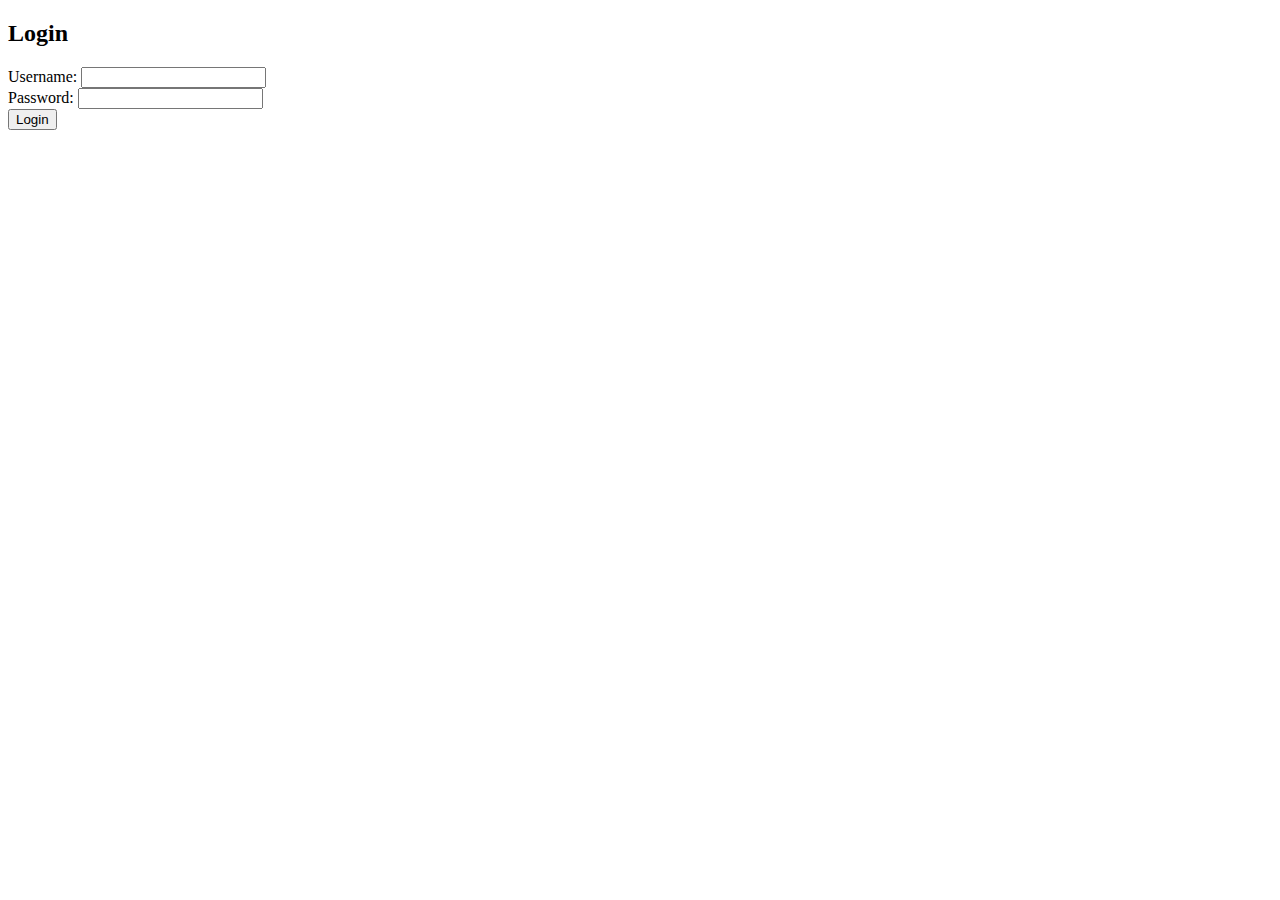
<file: login-form/index.html>
<!DOCTYPE html>
<html>
<body>
<h2>Login</h2>
<div>
    <label for="username">Username:</label>
    <input type="text" id="username" name="username" required>
</div>
<div>
    <label for="password">Password:</label>
    <input type="password" id="password" name="password" required>
</div>
<button type="submit">Login</button>
</body>
</html>
</file>
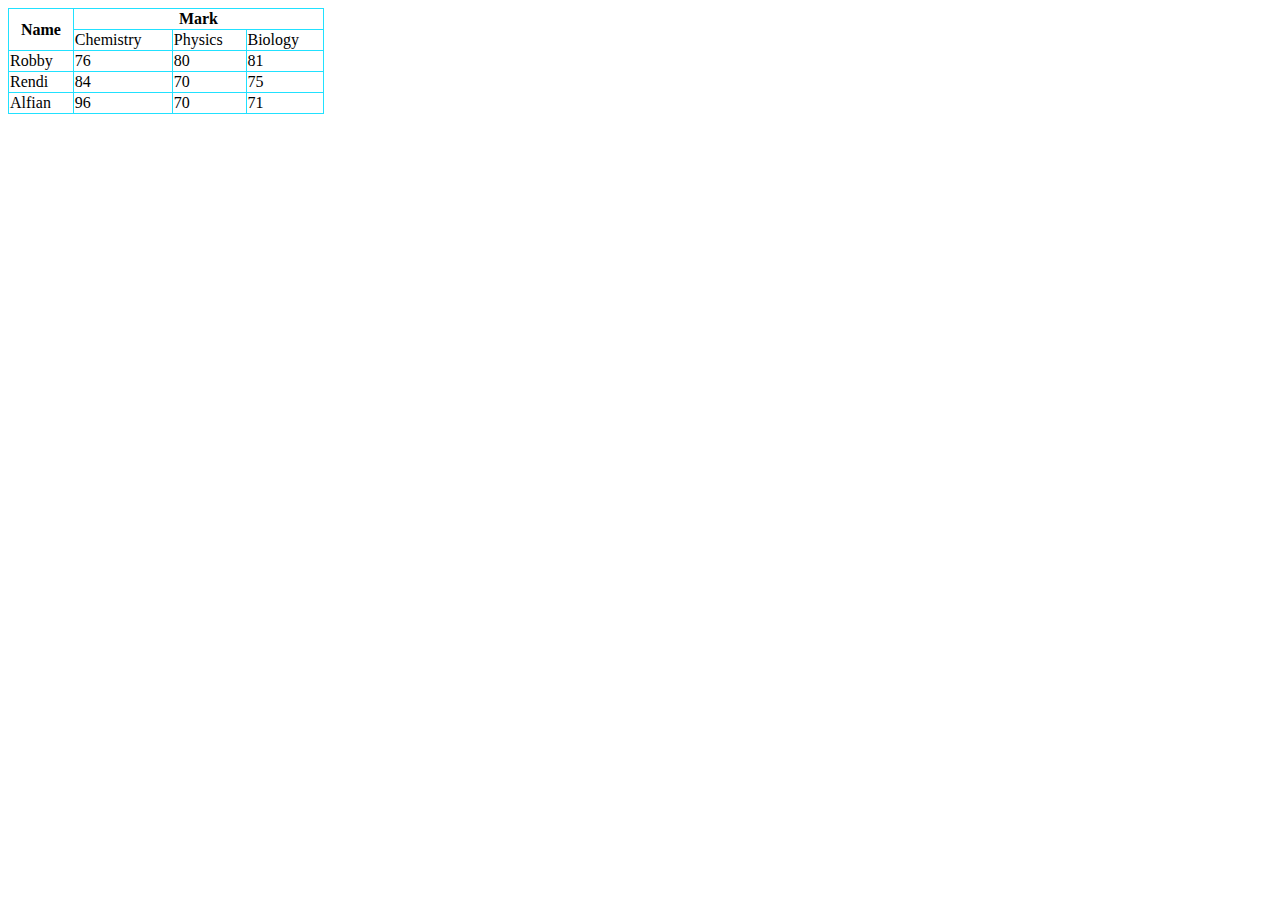
<file: table-task/index.html>
<!DOCTYPE html>
<html>
<head>
<style>
table, th, td {
  border: 1px solid rgb(33, 225, 255);
  border-collapse: collapse;
}
</style>
</head>
<body>

<!-- <h2>A header that spans two columns</h2>
<p>Use the colspan attribute to have a header span over multiple columns.</p> -->

<table style="width:25%">
  <tr>
    <th rowspan="2">Name</th>
    <th colspan="3">Mark</th>
  </tr>
  <tr>
    <td>Chemistry</td>
    <td>Physics</td>
    <td>Biology</td>
  </tr>
  <tr>
    <td>Robby</td>
    <td>76</td>
    <td>80</td>
    <td>81</td>
  </tr>
  <tr>
    <td>Rendi</td>
    <td>84</td>
    <td>70</td>
    <td>75</td>
  </tr>
  <tr>
    <td>Alfian</td>
    <td>96</td>
    <td>70</td>
    <td>71</td>
  </tr>
</table>
</body>
</html>
</file>
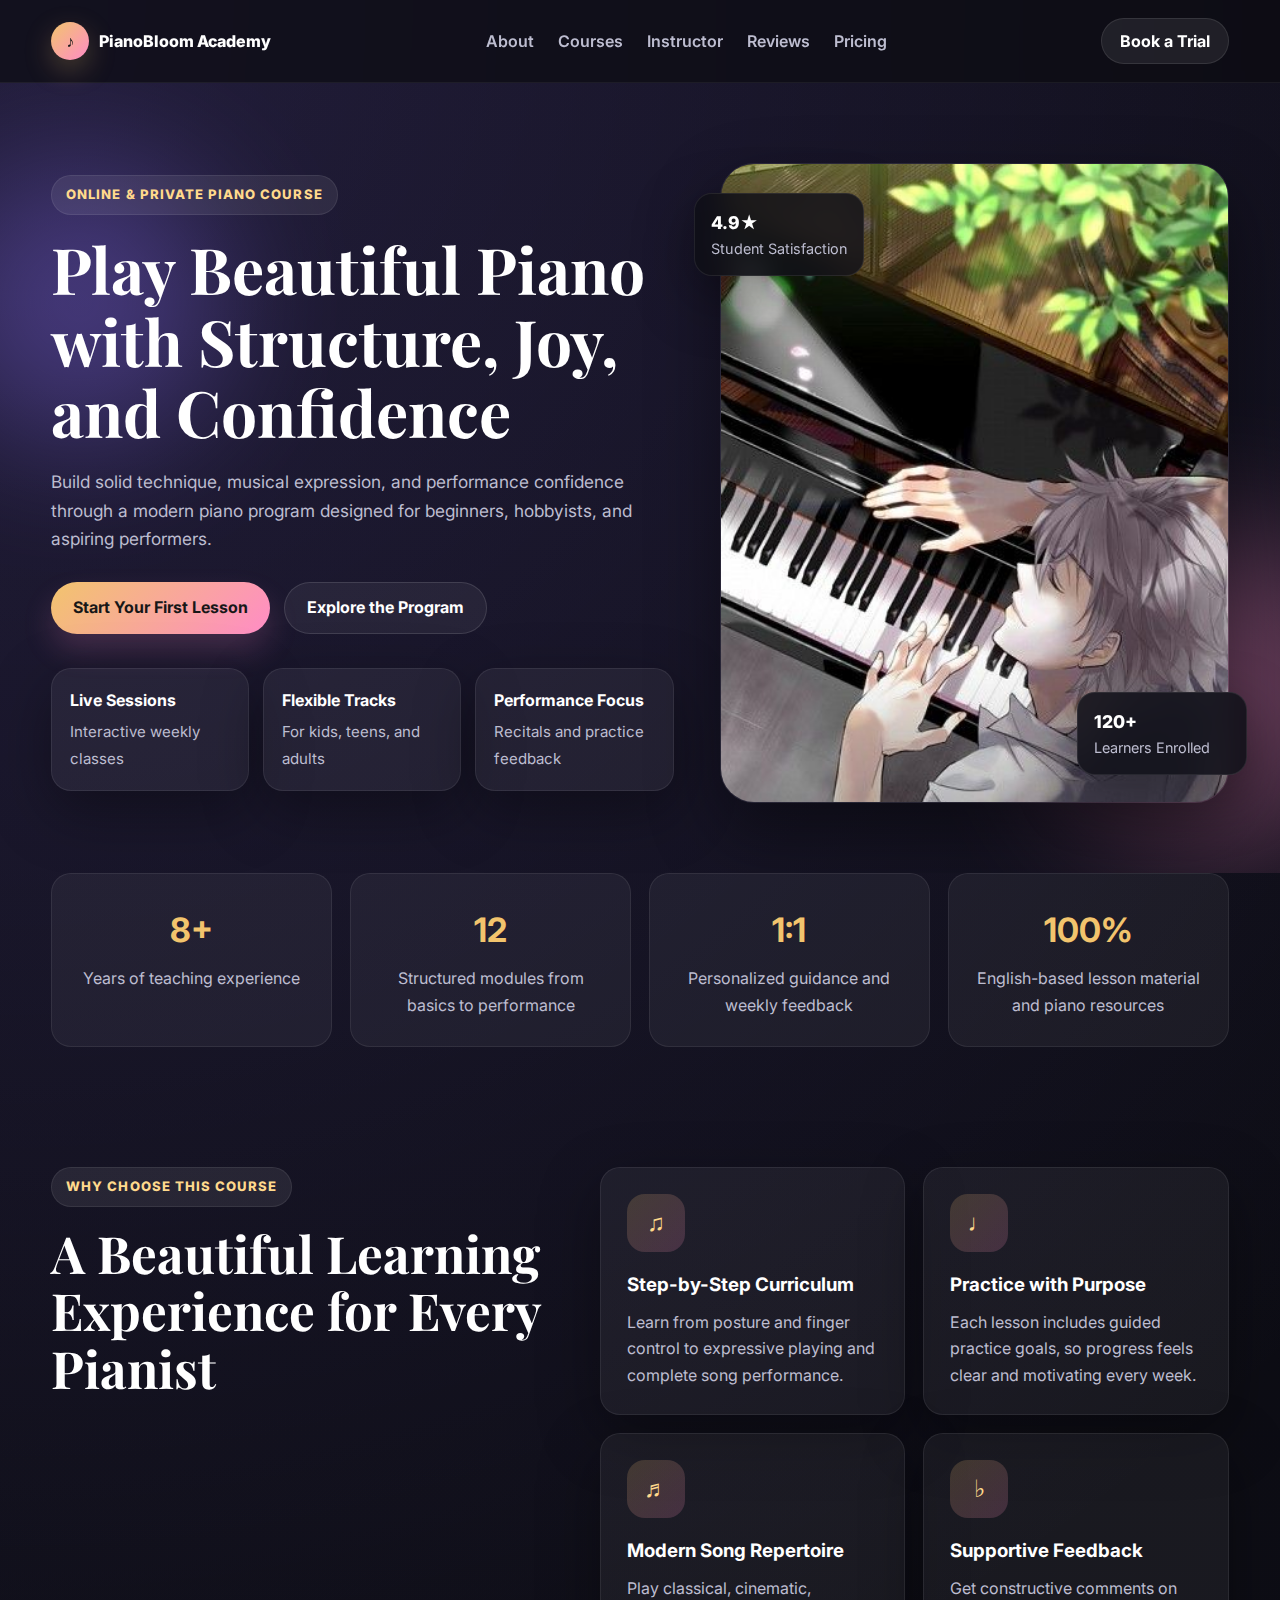
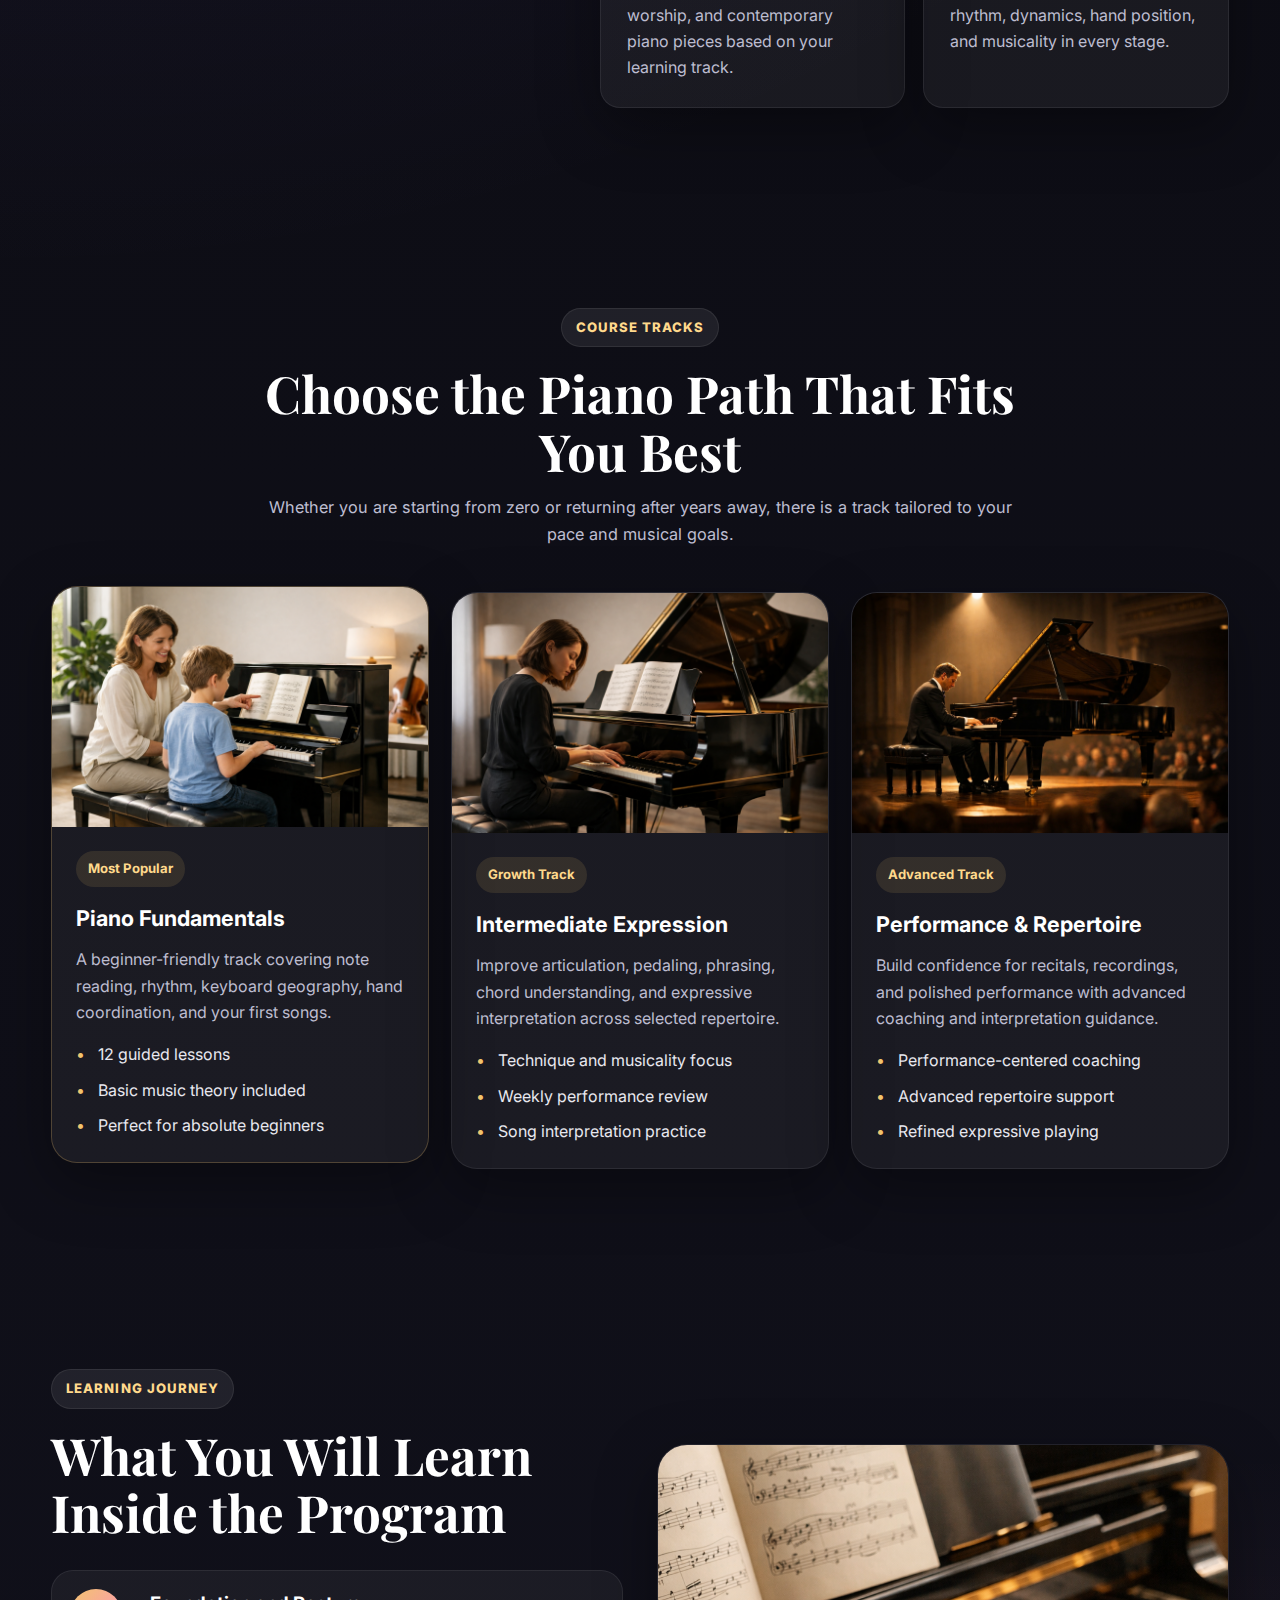
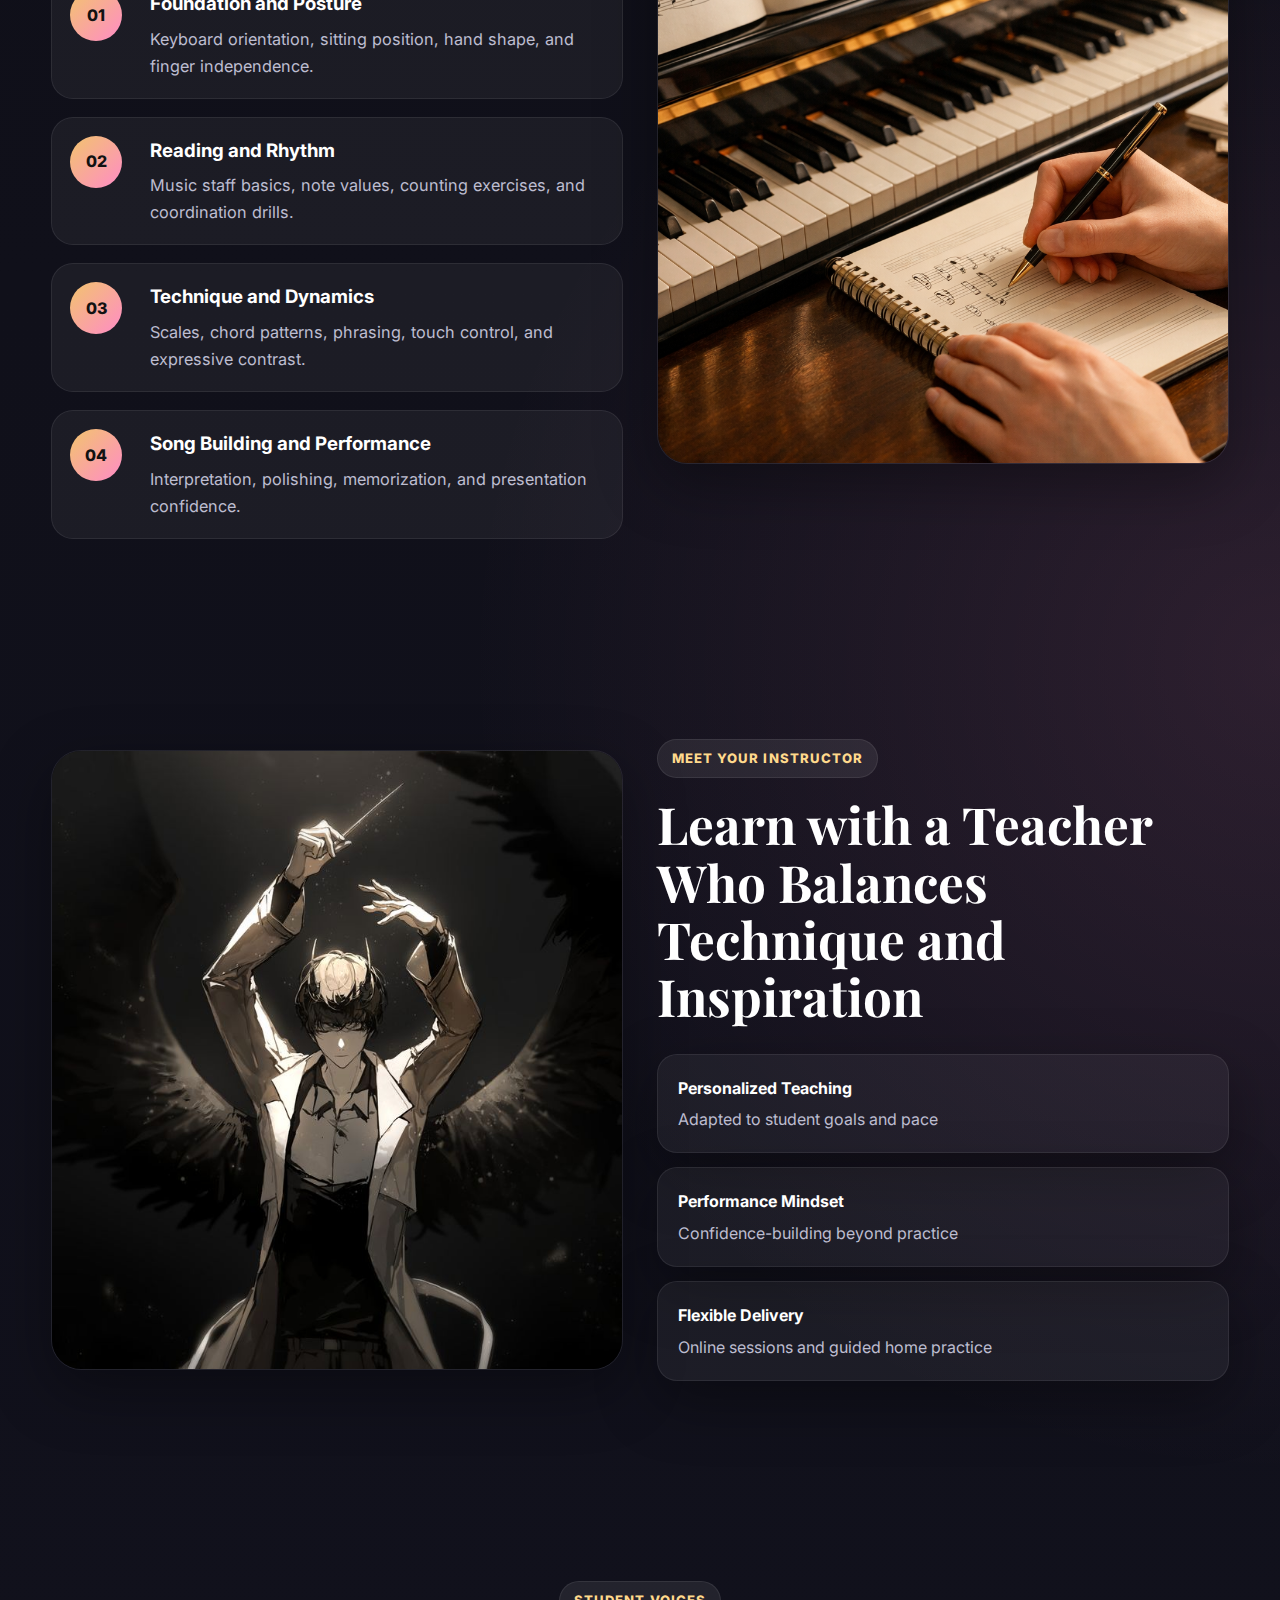
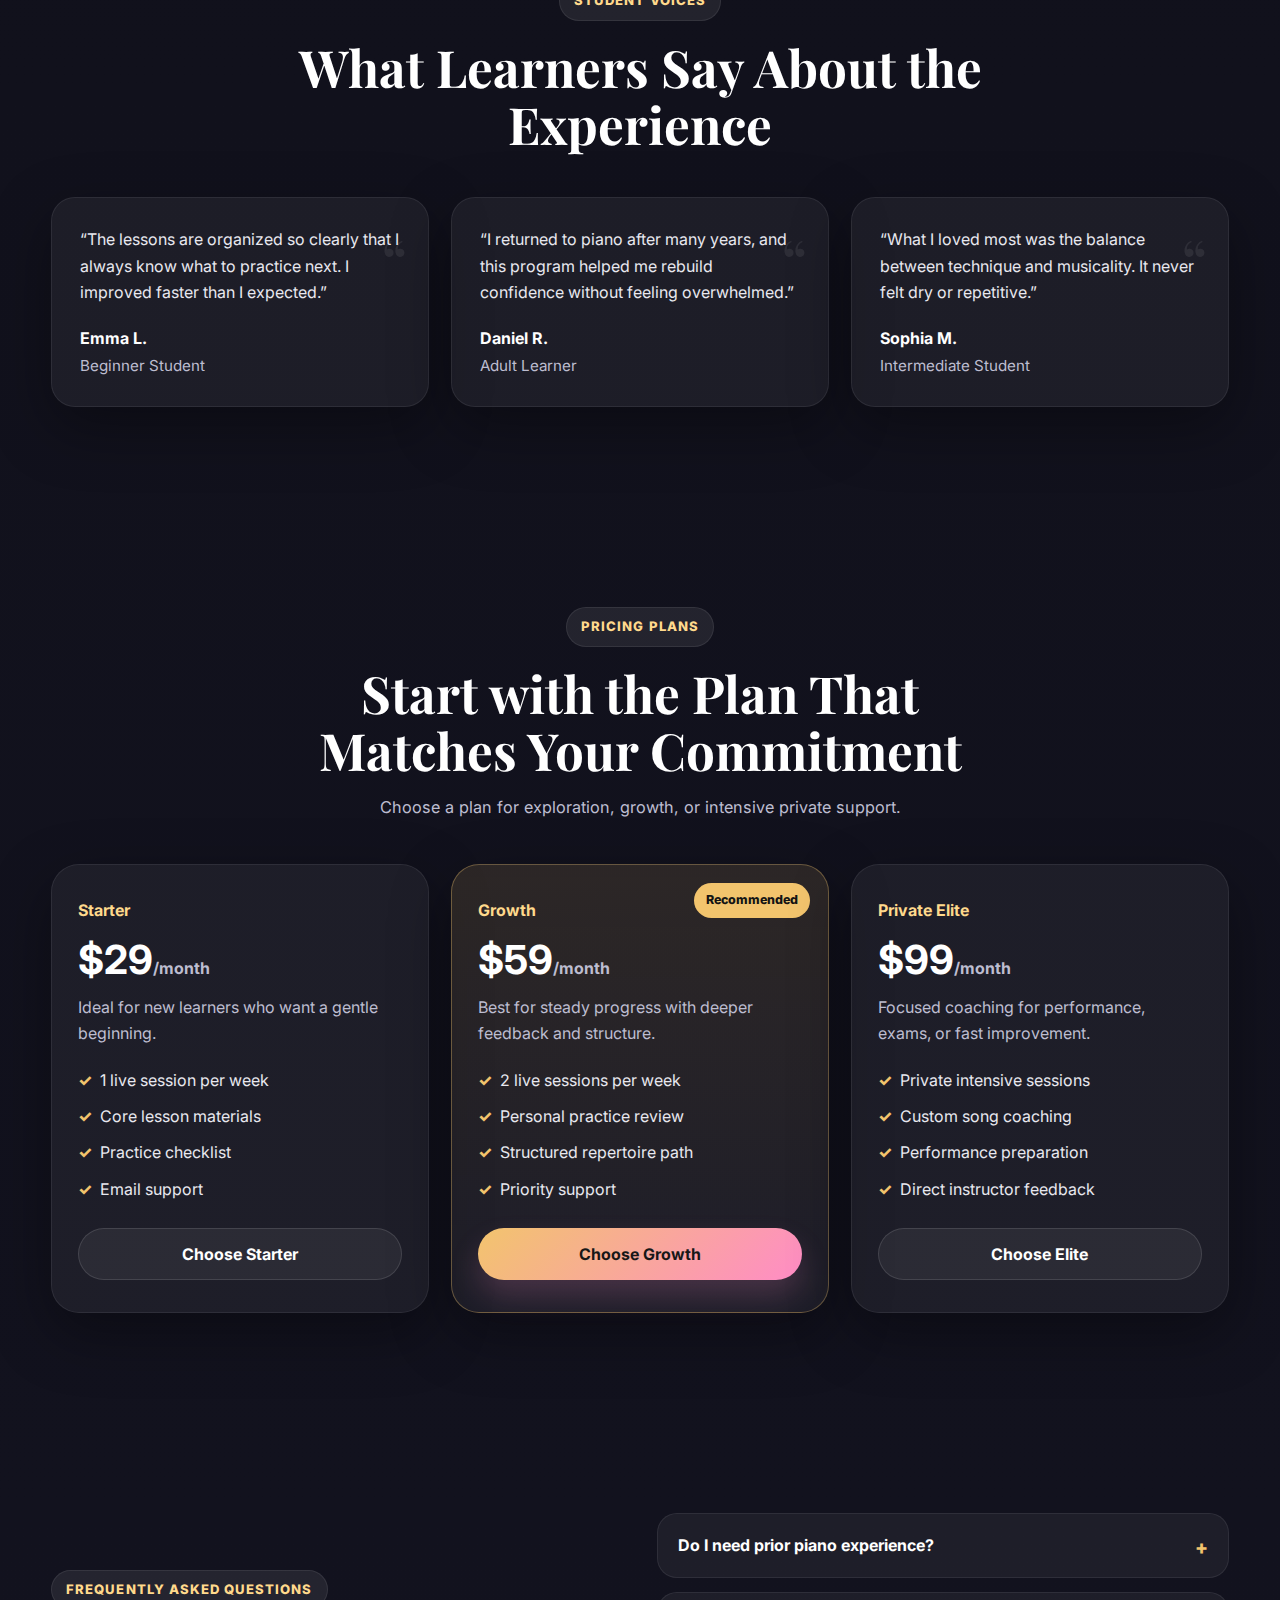
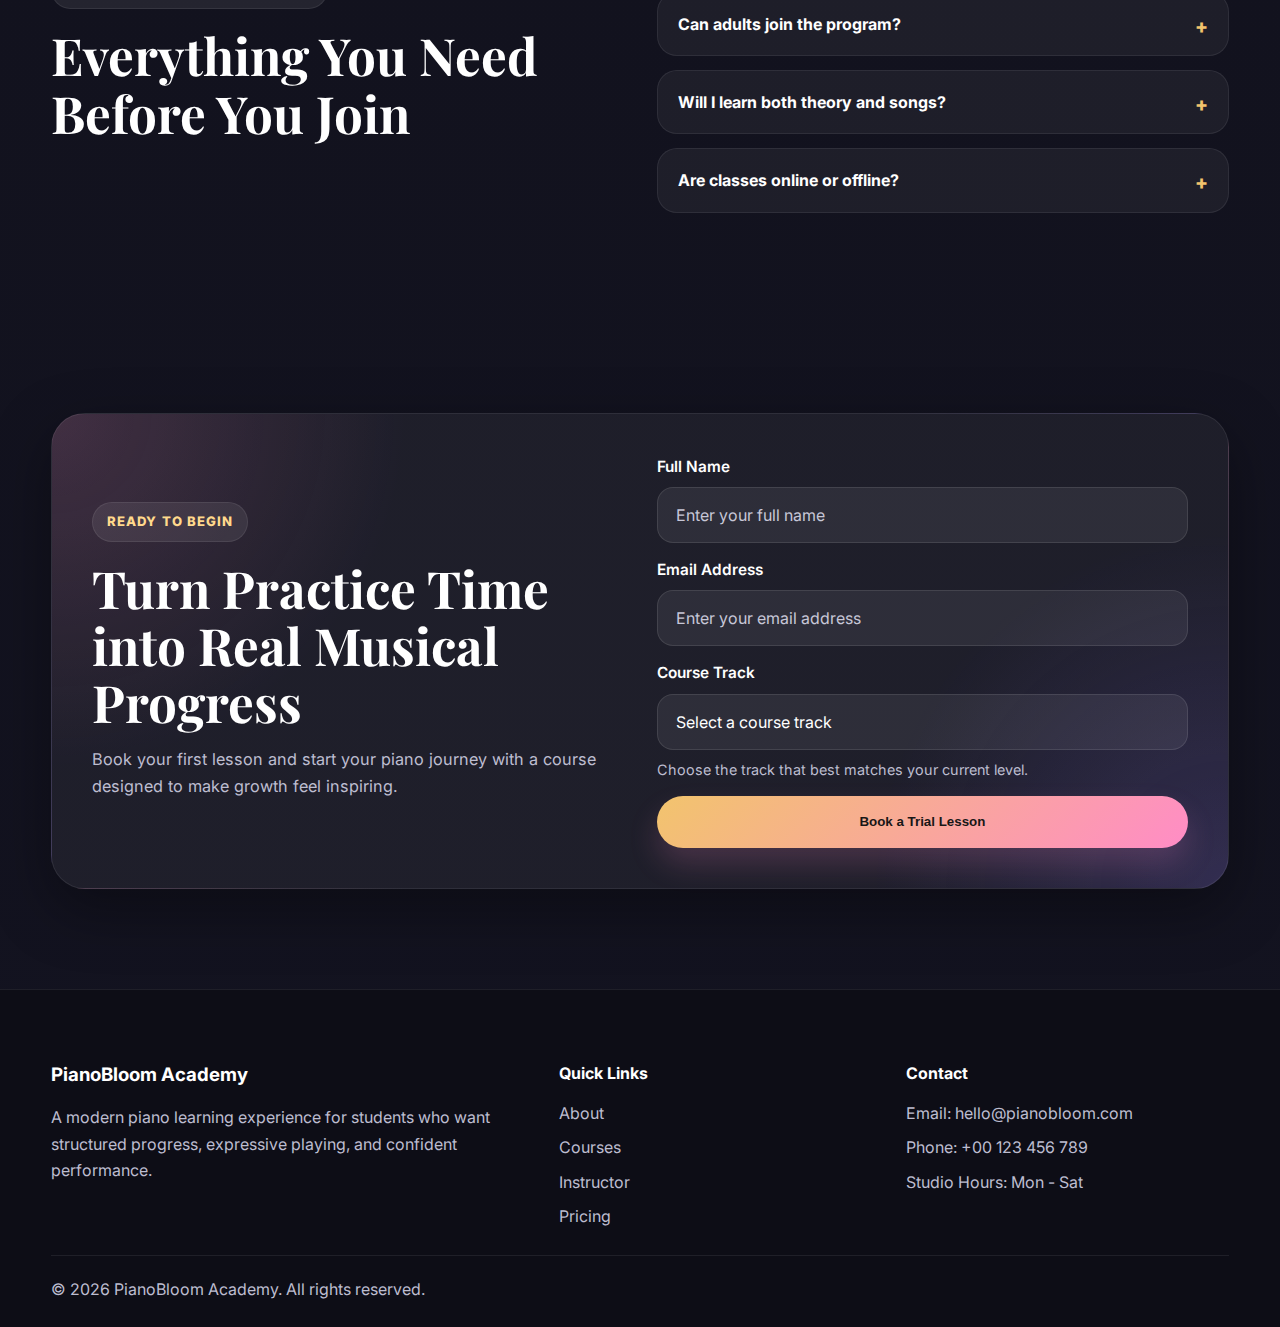
<file: course-website-v2/project/index.html>
<!DOCTYPE html>
<html lang="en">
<head>
  <meta charset="UTF-8" />
  <meta name="viewport" content="width=device-width, initial-scale=1.0" />
  <title>PianoBloom Academy | Learn Piano with Confidence</title>
  <link rel="preconnect" href="https://fonts.googleapis.com">
  <link rel="preconnect" href="https://fonts.gstatic.com" crossorigin>
  <link
    href="https://fonts.googleapis.com/css2?family=Playfair+Display:wght@600;700;800&family=Inter:wght@400;500;600;700;800&display=swap"
    rel="stylesheet"
  >
  <link rel="stylesheet" href="style.css" />
</head>

<script>
  const menuToggle = document.querySelector(".menu-toggle");
  const mobileMenu = document.querySelector("#mobile-menu");
  const mobileLinks = document.querySelectorAll(".mobile-nav a");

  if (menuToggle && mobileMenu) {
    menuToggle.addEventListener("click", () => {
      const isOpen = menuToggle.getAttribute("aria-expanded") === "true";
      menuToggle.setAttribute("aria-expanded", String(!isOpen));
      menuToggle.setAttribute(
        "aria-label",
        isOpen ? "Open mobile menu" : "Close mobile menu"
      );
      mobileMenu.hidden = isOpen;
      mobileMenu.classList.toggle("is-open", !isOpen);
    });

    mobileLinks.forEach((link) => {
      link.addEventListener("click", () => {
        menuToggle.setAttribute("aria-expanded", "false");
        menuToggle.setAttribute("aria-label", "Open mobile menu");
        mobileMenu.hidden = true;
        mobileMenu.classList.remove("is-open");
      });
    });
  }
</script>

<body>
  <header class="site-header">
    <div class="container nav-wrapper">
      <a href="#" class="logo">
        <span class="logo-icon">♪</span>
        <span class="logo-text">PianoBloom Academy</span>
      </a>

      <nav class="nav" aria-label="Primary navigation">
        <a href="#about">About</a>
        <a href="#courses">Courses</a>
        <a href="#instructor">Instructor</a>
        <a href="#reviews">Reviews</a>
        <a href="#pricing">Pricing</a>
      </nav>

      <div class="nav-actions">
        <a href="#enroll" class="btn btn-nav desktop-trial-btn">Book a Trial</a>

        <button
          class="menu-toggle"
          type="button"
          aria-expanded="false"
          aria-controls="mobile-menu"
          aria-label="Open mobile menu"
        >
          <span></span>
          <span></span>
          <span></span>
        </button>
      </div>
    </div>

    <div class="mobile-menu" id="mobile-menu" hidden>
      <nav class="mobile-nav" aria-label="Mobile navigation">
        <a href="#about">About</a>
        <a href="#courses">Courses</a>
        <a href="#instructor">Instructor</a>
        <a href="#reviews">Reviews</a>
        <a href="#pricing">Pricing</a>
        <a href="#enroll" class="btn btn-primary">Book a Trial</a>
      </nav>
    </div>
  </header>

  <main>
    <section class="hero">
      <div class="hero-glow hero-glow-1"></div>
      <div class="hero-glow hero-glow-2"></div>

      <div class="container hero-grid">
        <div class="hero-content">
          <span class="eyebrow">Online & Private Piano Course</span>
          <h1>Play Beautiful Piano with Structure, Joy, and Confidence</h1>
          <p class="hero-text">
            Build solid technique, musical expression, and performance confidence
            through a modern piano program designed for beginners, hobbyists,
            and aspiring performers.
          </p>

          <div class="hero-actions">
            <a href="#enroll" class="btn btn-primary">Start Your First Lesson</a>
            <a href="#courses" class="btn btn-secondary">Explore the Program</a>
          </div>

          <div class="hero-points">
            <div class="point-card">
              <strong>Live Sessions</strong>
              <span>Interactive weekly classes</span>
            </div>
            <div class="point-card">
              <strong>Flexible Tracks</strong>
              <span>For kids, teens, and adults</span>
            </div>
            <div class="point-card">
              <strong>Performance Focus</strong>
              <span>Recitals and practice feedback</span>
            </div>
          </div>
        </div>

        <div class="hero-visual">
          <img src="../assets/hero-piano.jpg" alt="Piano student practicing on a grand piano" />
          <div class="floating-badge badge-top">
            <span class="badge-number">4.9★</span>
            <span class="badge-label">Student Satisfaction</span>
          </div>
          <div class="floating-badge badge-bottom">
            <span class="badge-number">120+</span>
            <span class="badge-label">Learners Enrolled</span>
          </div>
        </div>
      </div>
    </section>

    <section class="stats">
      <div class="container stats-grid">
        <div class="stat-card">
          <h2>8+</h2>
          <p>Years of teaching experience</p>
        </div>
        <div class="stat-card">
          <h2>12</h2>
          <p>Structured modules from basics to performance</p>
        </div>
        <div class="stat-card">
          <h2>1:1</h2>
          <p>Personalized guidance and weekly feedback</p>
        </div>
        <div class="stat-card">
          <h2>100%</h2>
          <p>English-based lesson material and piano resources</p>
        </div>
      </div>
    </section>

    <section id="about" class="about section">
      <div class="container section-grid">
        <div class="section-heading">
          <span class="section-label">Why Choose This Course</span>
          <h2>A Beautiful Learning Experience for Every Pianist</h2>
        </div>

        <div class="features-grid">
          <article class="feature-card">
            <div class="feature-icon">♫</div>
            <h3>Step-by-Step Curriculum</h3>
            <p>
              Learn from posture and finger control to expressive playing and
              complete song performance.
            </p>
          </article>

          <article class="feature-card">
            <div class="feature-icon">♩</div>
            <h3>Practice with Purpose</h3>
            <p>
              Each lesson includes guided practice goals, so progress feels
              clear and motivating every week.
            </p>
          </article>

          <article class="feature-card">
            <div class="feature-icon">♬</div>
            <h3>Modern Song Repertoire</h3>
            <p>
              Play classical, cinematic, worship, and contemporary piano pieces
              based on your learning track.
            </p>
          </article>

          <article class="feature-card">
            <div class="feature-icon">♭</div>
            <h3>Supportive Feedback</h3>
            <p>
              Get constructive comments on rhythm, dynamics, hand position, and
              musicality in every stage.
            </p>
          </article>
        </div>
      </div>
    </section>

    <section id="courses" class="courses section">
      <div class="container">
        <div class="center-title">
          <span class="section-label">Course Tracks</span>
          <h2>Choose the Piano Path That Fits You Best</h2>
          <p>
            Whether you are starting from zero or returning after years away,
            there is a track tailored to your pace and musical goals.
          </p>
        </div>

        <div class="course-grid">
          <article class="course-card featured">
            <div class="course-image">
              <img src="../assets/course-beginner.jpg" alt="Beginner piano lesson" />
            </div>
            <div class="course-content">
              <span class="course-tag">Most Popular</span>
              <h3>Piano Fundamentals</h3>
              <p>
                A beginner-friendly track covering note reading, rhythm,
                keyboard geography, hand coordination, and your first songs.
              </p>
              <ul>
                <li>12 guided lessons</li>
                <li>Basic music theory included</li>
                <li>Perfect for absolute beginners</li>
              </ul>
            </div>
          </article>

          <article class="course-card">
            <div class="course-image">
              <img src="../assets/course-intermediate.jpg" alt="Intermediate piano practice" />
            </div>
            <div class="course-content">
              <span class="course-tag">Growth Track</span>
              <h3>Intermediate Expression</h3>
              <p>
                Improve articulation, pedaling, phrasing, chord understanding,
                and expressive interpretation across selected repertoire.
              </p>
              <ul>
                <li>Technique and musicality focus</li>
                <li>Weekly performance review</li>
                <li>Song interpretation practice</li>
              </ul>
            </div>
          </article>

          <article class="course-card">
            <div class="course-image">
              <img src="../assets/course-performance.jpg" alt="Piano performance stage" />
            </div>
            <div class="course-content">
              <span class="course-tag">Advanced Track</span>
              <h3>Performance & Repertoire</h3>
              <p>
                Build confidence for recitals, recordings, and polished
                performance with advanced coaching and interpretation guidance.
              </p>
              <ul>
                <li>Performance-centered coaching</li>
                <li>Advanced repertoire support</li>
                <li>Refined expressive playing</li>
              </ul>
            </div>
          </article>
        </div>
      </div>
    </section>

    <section class="curriculum section">
      <div class="container curriculum-grid">
        <div class="curriculum-text">
          <span class="section-label">Learning Journey</span>
          <h2>What You Will Learn Inside the Program</h2>

          <div class="timeline">
            <div class="timeline-item">
              <span>01</span>
              <div>
                <h3>Foundation and Posture</h3>
                <p>Keyboard orientation, sitting position, hand shape, and finger independence.</p>
              </div>
            </div>

            <div class="timeline-item">
              <span>02</span>
              <div>
                <h3>Reading and Rhythm</h3>
                <p>Music staff basics, note values, counting exercises, and coordination drills.</p>
              </div>
            </div>

            <div class="timeline-item">
              <span>03</span>
              <div>
                <h3>Technique and Dynamics</h3>
                <p>Scales, chord patterns, phrasing, touch control, and expressive contrast.</p>
              </div>
            </div>

            <div class="timeline-item">
              <span>04</span>
              <div>
                <h3>Song Building and Performance</h3>
                <p>Interpretation, polishing, memorization, and presentation confidence.</p>
              </div>
            </div>
          </div>
        </div>

        <div class="curriculum-visual">
          <img src="../assets/curriculum-piano.jpg" alt="Piano keyboard and sheet music" />
        </div>
      </div>
    </section>

    <section id="instructor" class="instructor section">
      <div class="container instructor-grid">
        <div class="instructor-photo">
          <img src="../assets/instructor.jpg" alt="Piano instructor portrait" />
        </div>

        <div class="instructor-info">
          <span class="section-label">Meet Your Instructor</span>
          <h2>Learn with a Teacher Who Balances Technique and Inspiration</h2>

          <div class="instructor-highlights">
            <div class="mini-box">
              <strong>Personalized Teaching</strong>
              <span>Adapted to student goals and pace</span>
            </div>
            <div class="mini-box">
              <strong>Performance Mindset</strong>
              <span>Confidence-building beyond practice</span>
            </div>
            <div class="mini-box">
              <strong>Flexible Delivery</strong>
              <span>Online sessions and guided home practice</span>
            </div>
          </div>
        </div>
      </div>
    </section>

    <section id="reviews" class="reviews section">
      <div class="container">
        <div class="center-title">
          <span class="section-label">Student Voices</span>
          <h2>What Learners Say About the Experience</h2>
        </div>

        <div class="review-grid">
          <article class="review-card">
            <p>
              “The lessons are organized so clearly that I always know what to
              practice next. I improved faster than I expected.”
            </p>
            <div class="review-author">
              <strong>Emma L.</strong>
              <span>Beginner Student</span>
            </div>
          </article>

          <article class="review-card">
            <p>
              “I returned to piano after many years, and this program helped me
              rebuild confidence without feeling overwhelmed.”
            </p>
            <div class="review-author">
              <strong>Daniel R.</strong>
              <span>Adult Learner</span>
            </div>
          </article>

          <article class="review-card">
            <p>
              “What I loved most was the balance between technique and
              musicality. It never felt dry or repetitive.”
            </p>
            <div class="review-author">
              <strong>Sophia M.</strong>
              <span>Intermediate Student</span>
            </div>
          </article>
        </div>
      </div>
    </section>

    <section id="pricing" class="pricing section">
      <div class="container">
        <div class="center-title">
          <span class="section-label">Pricing Plans</span>
          <h2>Start with the Plan That Matches Your Commitment</h2>
          <p>
            Choose a plan for exploration, growth, or intensive private support.
          </p>
        </div>

        <div class="pricing-grid">
          <article class="price-card">
            <span class="plan-name">Starter</span>
            <h3>$29<span>/month</span></h3>
            <p>Ideal for new learners who want a gentle beginning.</p>
            <ul>
              <li>1 live session per week</li>
              <li>Core lesson materials</li>
              <li>Practice checklist</li>
              <li>Email support</li>
            </ul>
            <a href="#enroll" class="btn btn-secondary btn-full">Choose Starter</a>
          </article>

          <article class="price-card recommended">
            <span class="recommended-badge">Recommended</span>
            <span class="plan-name">Growth</span>
            <h3>$59<span>/month</span></h3>
            <p>Best for steady progress with deeper feedback and structure.</p>
            <ul>
              <li>2 live sessions per week</li>
              <li>Personal practice review</li>
              <li>Structured repertoire path</li>
              <li>Priority support</li>
            </ul>
            <a href="#enroll" class="btn btn-primary btn-full">Choose Growth</a>
          </article>

          <article class="price-card">
            <span class="plan-name">Private Elite</span>
            <h3>$99<span>/month</span></h3>
            <p>Focused coaching for performance, exams, or fast improvement.</p>
            <ul>
              <li>Private intensive sessions</li>
              <li>Custom song coaching</li>
              <li>Performance preparation</li>
              <li>Direct instructor feedback</li>
            </ul>
            <a href="#enroll" class="btn btn-secondary btn-full">Choose Elite</a>
          </article>
        </div>
      </div>
    </section>

    <section class="faq section">
      <div class="container faq-wrapper">
        <div class="faq-intro">
          <span class="section-label">Frequently Asked Questions</span>
          <h2>Everything You Need Before You Join</h2>
        </div>

        <div class="faq-list">
          <details>
            <summary>Do I need prior piano experience?</summary>
            <p>No. The beginner track is designed for absolute beginners with no previous experience.</p>
          </details>

          <details>
            <summary>Can adults join the program?</summary>
            <p>Yes. The course is open to children, teens, and adults with different learning tracks.</p>
          </details>

          <details>
            <summary>Will I learn both theory and songs?</summary>
            <p>Yes. Lessons combine theory, technique, reading, rhythm, and song performance.</p>
          </details>

          <details>
            <summary>Are classes online or offline?</summary>
            <p>You can adapt this section later, but for now the design supports online or hybrid course delivery.</p>
          </details>
        </div>
      </div>
    </section>

    <section id="enroll" class="cta section">
      <div class="container cta-box">
        <div class="cta-text">
          <span class="section-label">Ready to Begin</span>
          <h2>Turn Practice Time into Real Musical Progress</h2>
          <p>
            Book your first lesson and start your piano journey with a course
            designed to make growth feel inspiring.
          </p>
        </div>

        <form class="enroll-form" aria-label="Trial lesson booking form">
          <div class="form-group">
            <label for="full-name">Full Name</label>
            <input
              id="full-name"
              name="fullName"
              type="text"
              placeholder="Enter your full name"
              autocomplete="name"
              required
            />
          </div>

          <div class="form-group">
            <label for="email-address">Email Address</label>
            <input
              id="email-address"
              name="email"
              type="email"
              placeholder="Enter your email address"
              autocomplete="email"
              required
            />
          </div>

          <div class="form-group">
            <label for="course-track">Course Track</label>
            <select id="course-track" name="courseTrack" required>
              <option value="" selected disabled>Select a course track</option>
              <option value="fundamentals">Piano Fundamentals</option>
              <option value="intermediate">Intermediate Expression</option>
              <option value="performance">Performance & Repertoire</option>
            </select>
            <p class="form-help">Choose the track that best matches your current level.</p>
          </div>

          <button type="submit" class="btn btn-primary btn-full">Book a Trial Lesson</button>
        </form>
      </div>
    </section>
  </main>

  <footer class="site-footer">
    <div class="container footer-grid">
      <div>
        <h3>PianoBloom Academy</h3>
        <p>
          A modern piano learning experience for students who want structured
          progress, expressive playing, and confident performance.
        </p>
      </div>

      <div>
        <h4>Quick Links</h4>
        <ul>
          <li><a href="#about">About</a></li>
          <li><a href="#courses">Courses</a></li>
          <li><a href="#instructor">Instructor</a></li>
          <li><a href="#pricing">Pricing</a></li>
        </ul>
      </div>

      <div>
        <h4>Contact</h4>
        <ul>
          <li>Email: hello@pianobloom.com</li>
          <li>Phone: +00 123 456 789</li>
          <li>Studio Hours: Mon - Sat</li>
        </ul>
      </div>
    </div>

    <div class="container footer-bottom">
      <p>© 2026 PianoBloom Academy. All rights reserved.</p>
    </div>
  </footer>
</body>
</html>
</file>
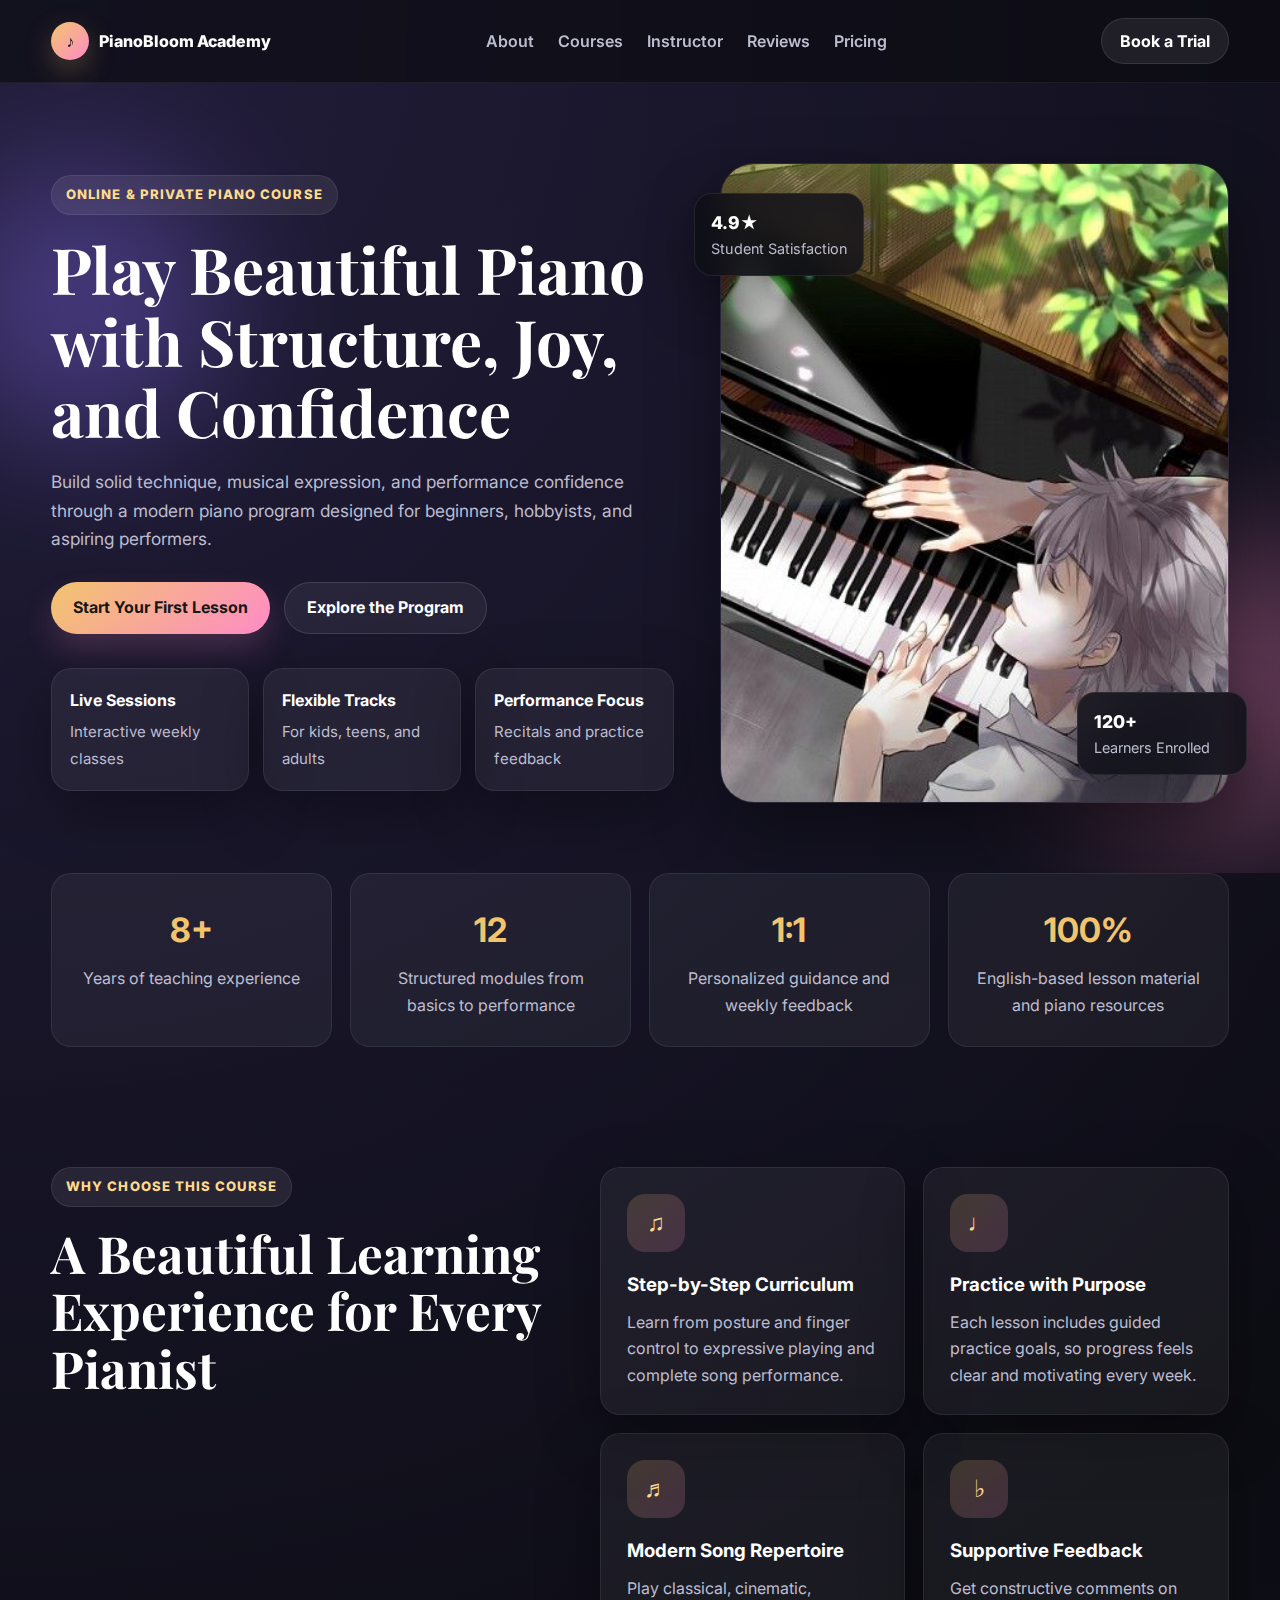
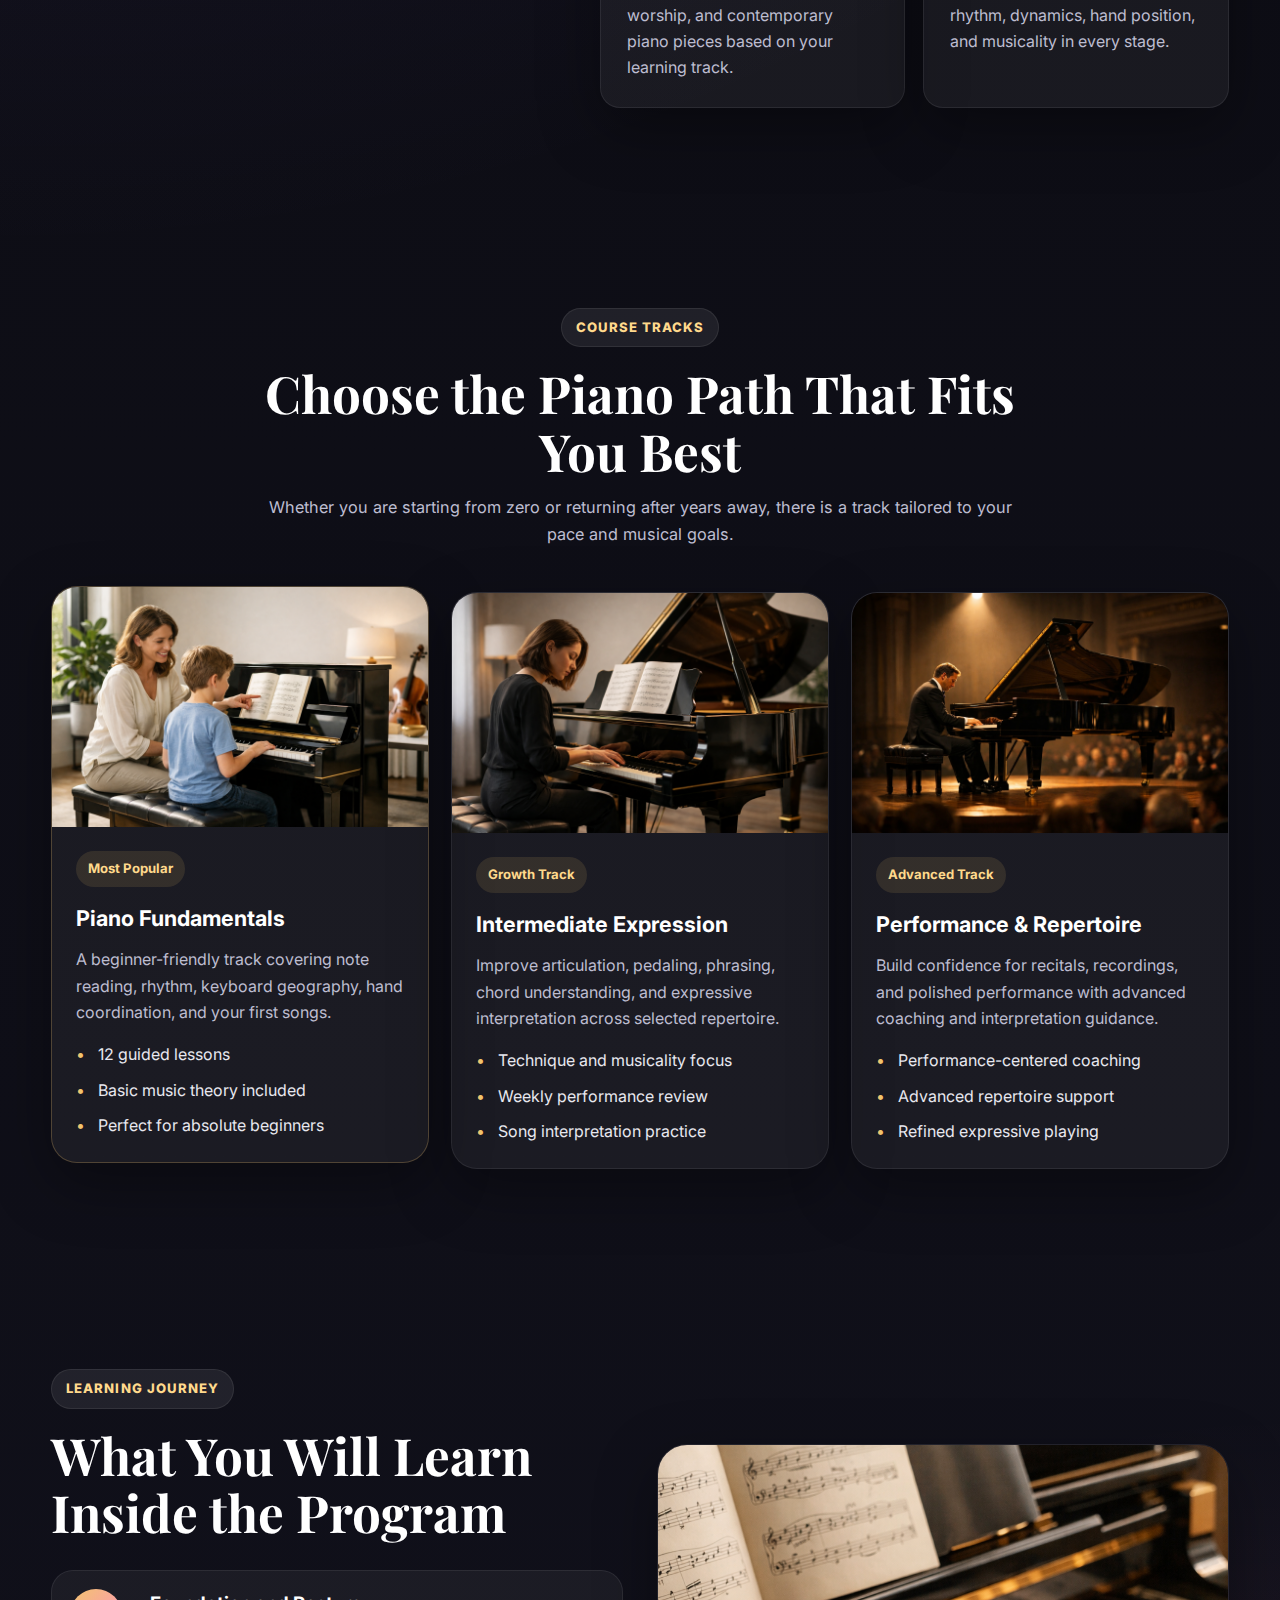
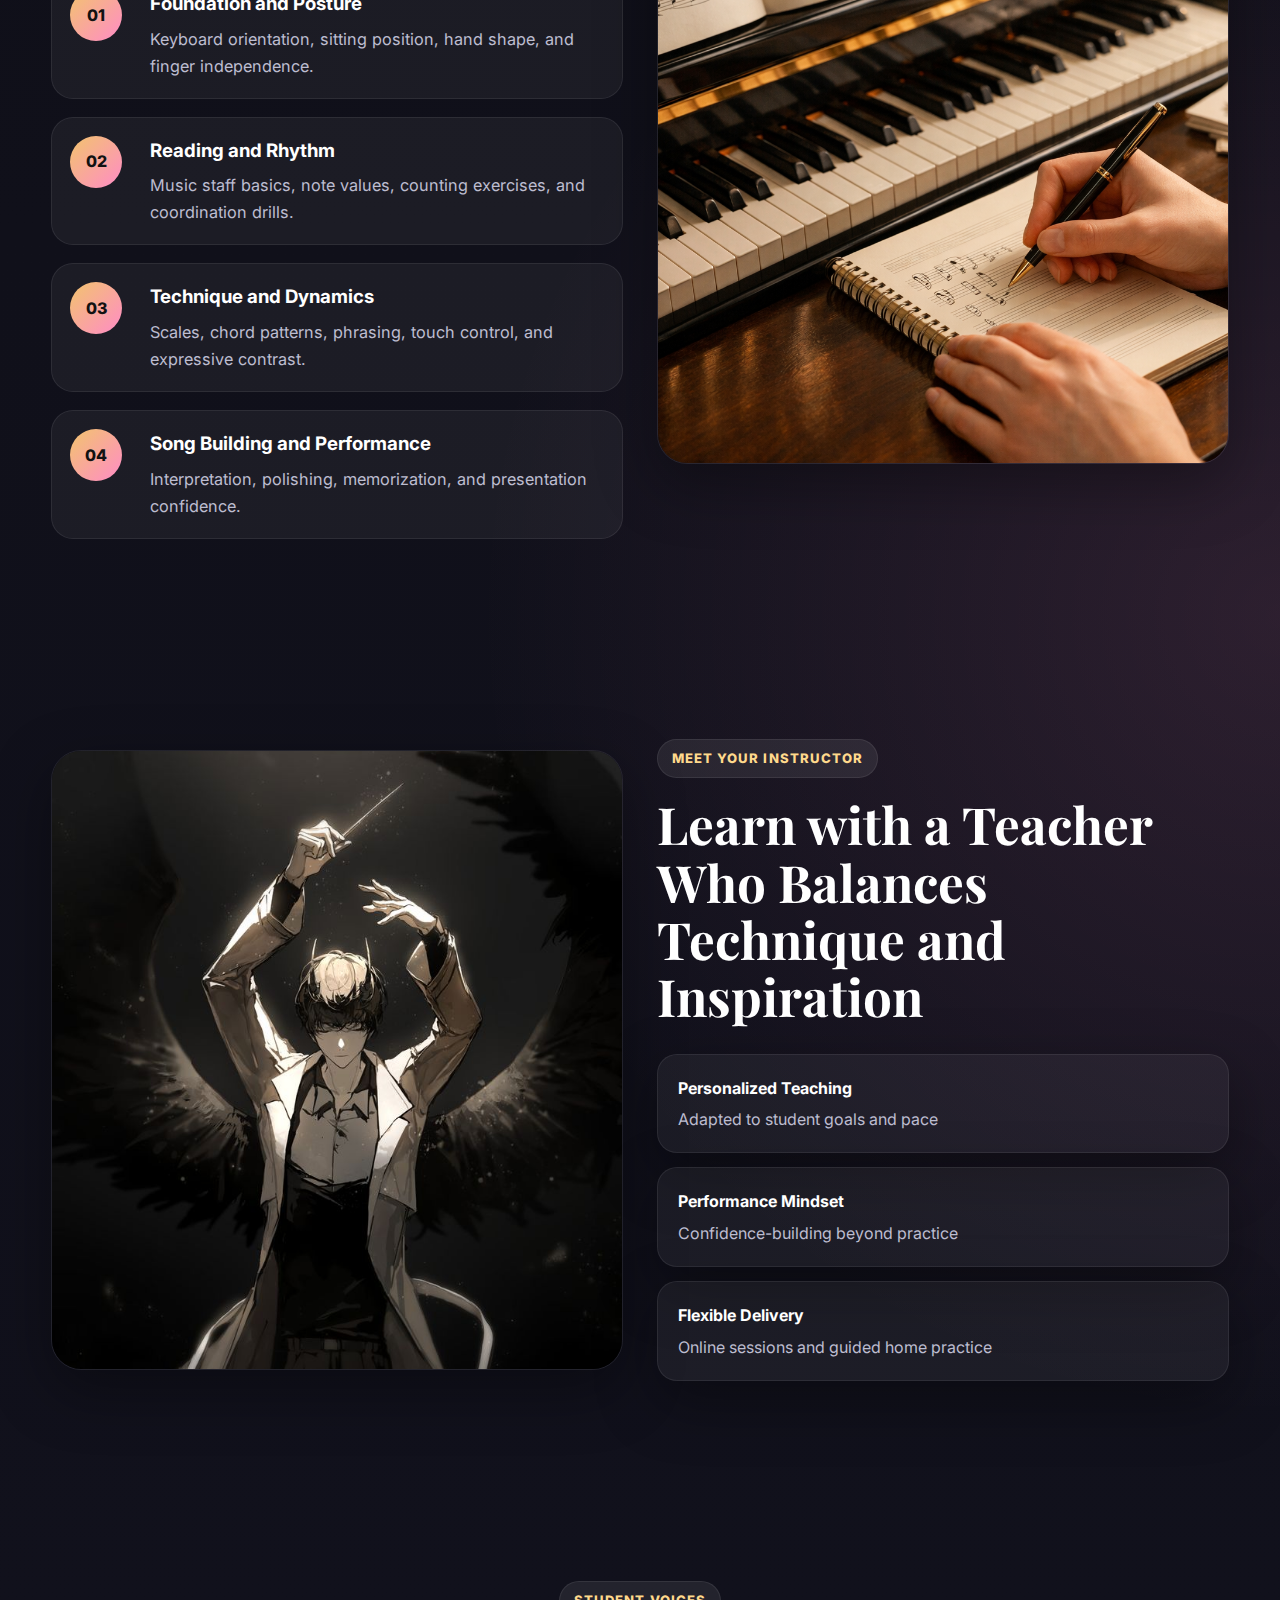
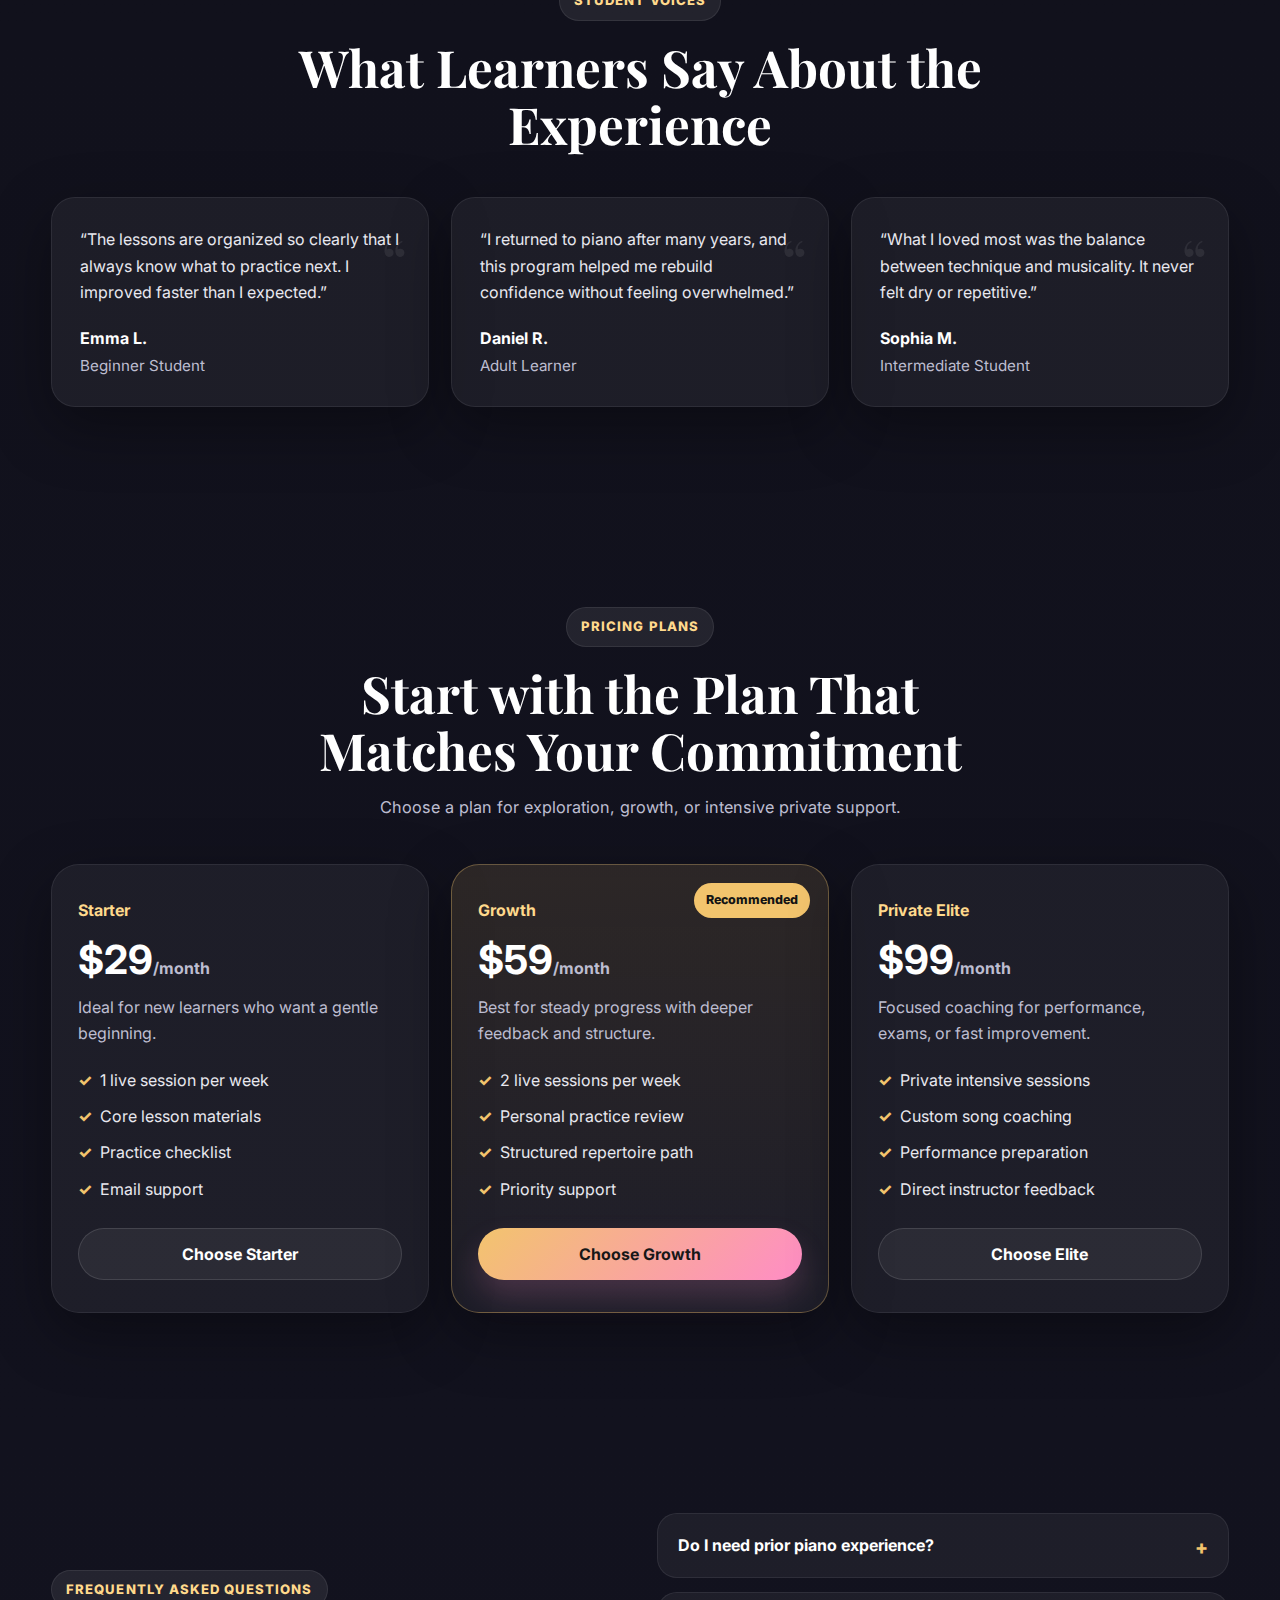
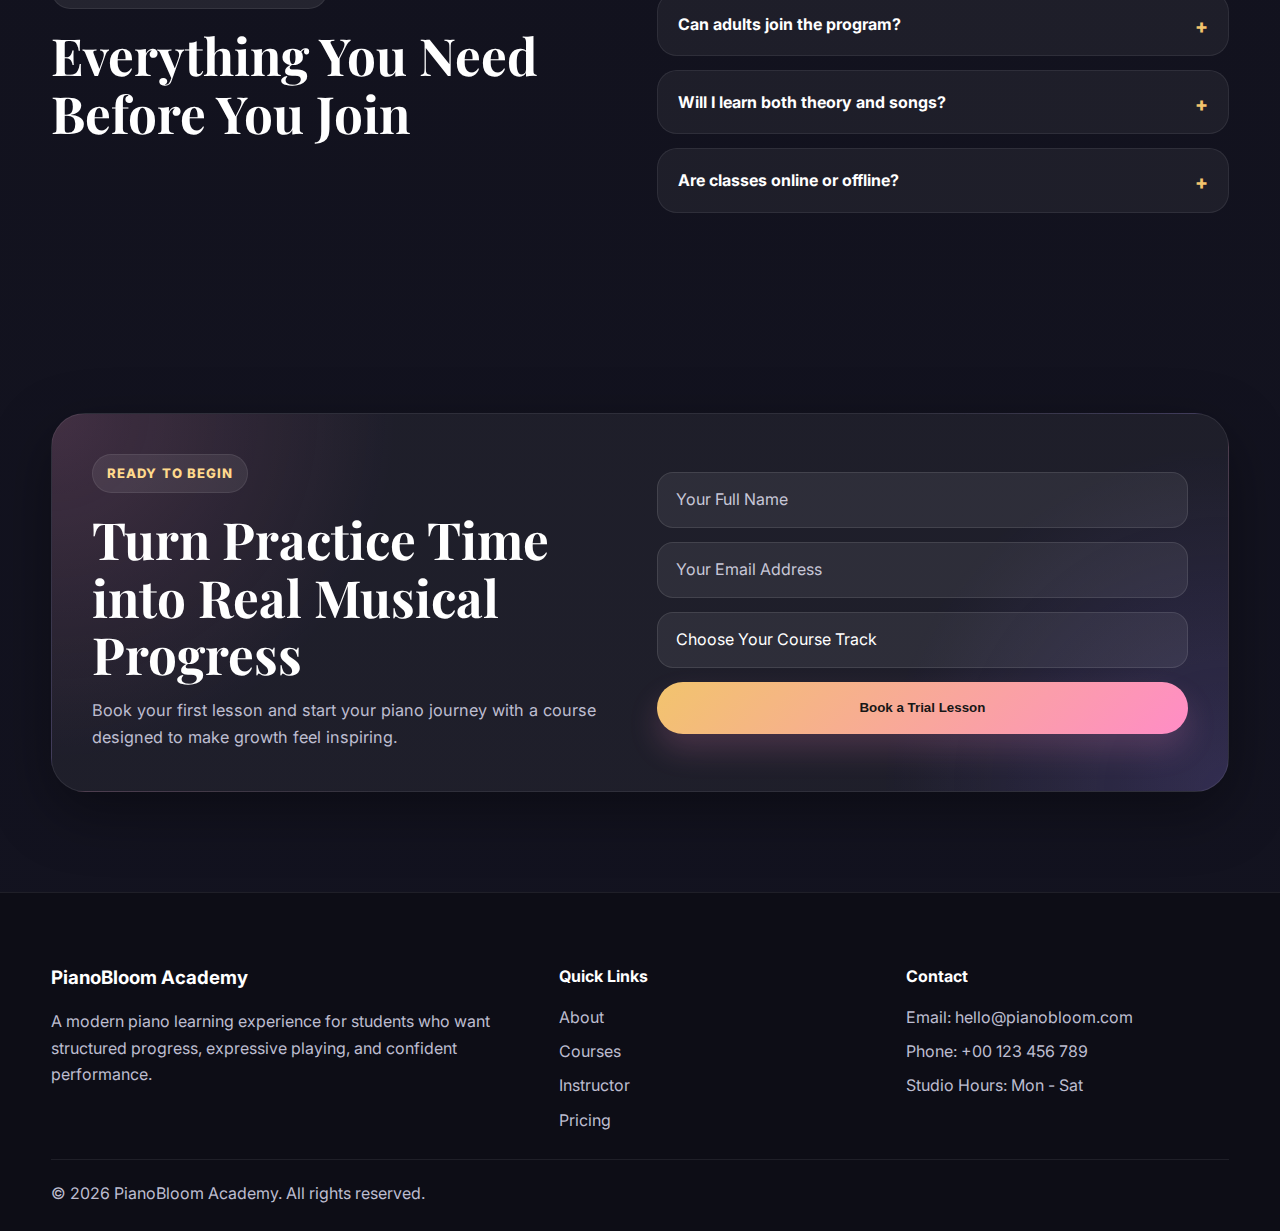
<file: course-website/project/index.html>
<!DOCTYPE html>
<html lang="en">
<head>
  <meta charset="UTF-8" />
  <meta name="viewport" content="width=device-width, initial-scale=1.0" />
  <title>PianoBloom Academy | Learn Piano with Confidence</title>
  <link rel="preconnect" href="https://fonts.googleapis.com">
  <link rel="preconnect" href="https://fonts.gstatic.com" crossorigin>
  <link
    href="https://fonts.googleapis.com/css2?family=Playfair+Display:wght@600;700;800&family=Inter:wght@400;500;600;700;800&display=swap"
    rel="stylesheet"
  >
  <link rel="stylesheet" href="style.css" />
</head>
<body>
  <header class="site-header">
    <div class="container nav-wrapper">
      <a href="#" class="logo">
        <span class="logo-icon">♪</span>
        <span class="logo-text">PianoBloom Academy</span>
      </a>

      <nav class="nav">
        <a href="#about">About</a>
        <a href="#courses">Courses</a>
        <a href="#instructor">Instructor</a>
        <a href="#reviews">Reviews</a>
        <a href="#pricing">Pricing</a>
      </nav>

      <a href="#enroll" class="btn btn-nav">Book a Trial</a>
    </div>
  </header>

  <main>
    <section class="hero">
      <div class="hero-glow hero-glow-1"></div>
      <div class="hero-glow hero-glow-2"></div>

      <div class="container hero-grid">
        <div class="hero-content">
          <span class="eyebrow">Online & Private Piano Course</span>
          <h1>Play Beautiful Piano with Structure, Joy, and Confidence</h1>
          <p class="hero-text">
            Build solid technique, musical expression, and performance confidence
            through a modern piano program designed for beginners, hobbyists,
            and aspiring performers.
          </p>

          <div class="hero-actions">
            <a href="#enroll" class="btn btn-primary">Start Your First Lesson</a>
            <a href="#courses" class="btn btn-secondary">Explore the Program</a>
          </div>

          <div class="hero-points">
            <div class="point-card">
              <strong>Live Sessions</strong>
              <span>Interactive weekly classes</span>
            </div>
            <div class="point-card">
              <strong>Flexible Tracks</strong>
              <span>For kids, teens, and adults</span>
            </div>
            <div class="point-card">
              <strong>Performance Focus</strong>
              <span>Recitals and practice feedback</span>
            </div>
          </div>
        </div>

        <div class="hero-visual">
          <img src="../assets/hero-piano.jpg" alt="Piano student practicing on a grand piano" />
          <div class="floating-badge badge-top">
            <span class="badge-number">4.9★</span>
            <span class="badge-label">Student Satisfaction</span>
          </div>
          <div class="floating-badge badge-bottom">
            <span class="badge-number">120+</span>
            <span class="badge-label">Learners Enrolled</span>
          </div>
        </div>
      </div>
    </section>

    <section class="stats">
      <div class="container stats-grid">
        <div class="stat-card">
          <h2>8+</h2>
          <p>Years of teaching experience</p>
        </div>
        <div class="stat-card">
          <h2>12</h2>
          <p>Structured modules from basics to performance</p>
        </div>
        <div class="stat-card">
          <h2>1:1</h2>
          <p>Personalized guidance and weekly feedback</p>
        </div>
        <div class="stat-card">
          <h2>100%</h2>
          <p>English-based lesson material and piano resources</p>
        </div>
      </div>
    </section>

    <section id="about" class="about section">
      <div class="container section-grid">
        <div class="section-heading">
          <span class="section-label">Why Choose This Course</span>
          <h2>A Beautiful Learning Experience for Every Pianist</h2>
        </div>

        <div class="features-grid">
          <article class="feature-card">
            <div class="feature-icon">♫</div>
            <h3>Step-by-Step Curriculum</h3>
            <p>
              Learn from posture and finger control to expressive playing and
              complete song performance.
            </p>
          </article>

          <article class="feature-card">
            <div class="feature-icon">♩</div>
            <h3>Practice with Purpose</h3>
            <p>
              Each lesson includes guided practice goals, so progress feels
              clear and motivating every week.
            </p>
          </article>

          <article class="feature-card">
            <div class="feature-icon">♬</div>
            <h3>Modern Song Repertoire</h3>
            <p>
              Play classical, cinematic, worship, and contemporary piano pieces
              based on your learning track.
            </p>
          </article>

          <article class="feature-card">
            <div class="feature-icon">♭</div>
            <h3>Supportive Feedback</h3>
            <p>
              Get constructive comments on rhythm, dynamics, hand position, and
              musicality in every stage.
            </p>
          </article>
        </div>
      </div>
    </section>

    <section id="courses" class="courses section">
      <div class="container">
        <div class="center-title">
          <span class="section-label">Course Tracks</span>
          <h2>Choose the Piano Path That Fits You Best</h2>
          <p>
            Whether you are starting from zero or returning after years away,
            there is a track tailored to your pace and musical goals.
          </p>
        </div>

        <div class="course-grid">
          <article class="course-card featured">
            <div class="course-image">
              <img src="../assets/course-beginner.jpg" alt="Beginner piano lesson" />
            </div>
            <div class="course-content">
              <span class="course-tag">Most Popular</span>
              <h3>Piano Fundamentals</h3>
              <p>
                A beginner-friendly track covering note reading, rhythm,
                keyboard geography, hand coordination, and your first songs.
              </p>
              <ul>
                <li>12 guided lessons</li>
                <li>Basic music theory included</li>
                <li>Perfect for absolute beginners</li>
              </ul>
            </div>
          </article>

          <article class="course-card">
            <div class="course-image">
              <img src="../assets/course-intermediate.jpg" alt="Intermediate piano practice" />
            </div>
            <div class="course-content">
              <span class="course-tag">Growth Track</span>
              <h3>Intermediate Expression</h3>
              <p>
                Improve articulation, pedaling, phrasing, chord understanding,
                and expressive interpretation across selected repertoire.
              </p>
              <ul>
                <li>Technique and musicality focus</li>
                <li>Weekly performance review</li>
                <li>Song interpretation practice</li>
              </ul>
            </div>
          </article>

          <article class="course-card">
            <div class="course-image">
              <img src="../assets/course-performance.jpg" alt="Piano performance stage" />
            </div>
            <div class="course-content">
              <span class="course-tag">Advanced Track</span>
              <h3>Performance & Repertoire</h3>
              <p>
                Build confidence for recitals, recordings, and polished
                performance with advanced coaching and interpretation guidance.
              </p>
              <ul>
                <li>Performance-centered coaching</li>
                <li>Advanced repertoire support</li>
                <li>Refined expressive playing</li>
              </ul>
            </div>
          </article>
        </div>
      </div>
    </section>

    <section class="curriculum section">
      <div class="container curriculum-grid">
        <div class="curriculum-text">
          <span class="section-label">Learning Journey</span>
          <h2>What You Will Learn Inside the Program</h2>

          <div class="timeline">
            <div class="timeline-item">
              <span>01</span>
              <div>
                <h3>Foundation and Posture</h3>
                <p>Keyboard orientation, sitting position, hand shape, and finger independence.</p>
              </div>
            </div>

            <div class="timeline-item">
              <span>02</span>
              <div>
                <h3>Reading and Rhythm</h3>
                <p>Music staff basics, note values, counting exercises, and coordination drills.</p>
              </div>
            </div>

            <div class="timeline-item">
              <span>03</span>
              <div>
                <h3>Technique and Dynamics</h3>
                <p>Scales, chord patterns, phrasing, touch control, and expressive contrast.</p>
              </div>
            </div>

            <div class="timeline-item">
              <span>04</span>
              <div>
                <h3>Song Building and Performance</h3>
                <p>Interpretation, polishing, memorization, and presentation confidence.</p>
              </div>
            </div>
          </div>
        </div>

        <div class="curriculum-visual">
          <img src="../assets/curriculum-piano.jpg" alt="Piano keyboard and sheet music" />
        </div>
      </div>
    </section>

    <section id="instructor" class="instructor section">
      <div class="container instructor-grid">
        <div class="instructor-photo">
          <img src="../assets/instructor.jpg" alt="Piano instructor portrait" />
        </div>

        <div class="instructor-info">
          <span class="section-label">Meet Your Instructor</span>
          <h2>Learn with a Teacher Who Balances Technique and Inspiration</h2>

          <div class="instructor-highlights">
            <div class="mini-box">
              <strong>Personalized Teaching</strong>
              <span>Adapted to student goals and pace</span>
            </div>
            <div class="mini-box">
              <strong>Performance Mindset</strong>
              <span>Confidence-building beyond practice</span>
            </div>
            <div class="mini-box">
              <strong>Flexible Delivery</strong>
              <span>Online sessions and guided home practice</span>
            </div>
          </div>
        </div>
      </div>
    </section>

    <section id="reviews" class="reviews section">
      <div class="container">
        <div class="center-title">
          <span class="section-label">Student Voices</span>
          <h2>What Learners Say About the Experience</h2>
        </div>

        <div class="review-grid">
          <article class="review-card">
            <p>
              “The lessons are organized so clearly that I always know what to
              practice next. I improved faster than I expected.”
            </p>
            <div class="review-author">
              <strong>Emma L.</strong>
              <span>Beginner Student</span>
            </div>
          </article>

          <article class="review-card">
            <p>
              “I returned to piano after many years, and this program helped me
              rebuild confidence without feeling overwhelmed.”
            </p>
            <div class="review-author">
              <strong>Daniel R.</strong>
              <span>Adult Learner</span>
            </div>
          </article>

          <article class="review-card">
            <p>
              “What I loved most was the balance between technique and
              musicality. It never felt dry or repetitive.”
            </p>
            <div class="review-author">
              <strong>Sophia M.</strong>
              <span>Intermediate Student</span>
            </div>
          </article>
        </div>
      </div>
    </section>

    <section id="pricing" class="pricing section">
      <div class="container">
        <div class="center-title">
          <span class="section-label">Pricing Plans</span>
          <h2>Start with the Plan That Matches Your Commitment</h2>
          <p>
            Choose a plan for exploration, growth, or intensive private support.
          </p>
        </div>

        <div class="pricing-grid">
          <article class="price-card">
            <span class="plan-name">Starter</span>
            <h3>$29<span>/month</span></h3>
            <p>Ideal for new learners who want a gentle beginning.</p>
            <ul>
              <li>1 live session per week</li>
              <li>Core lesson materials</li>
              <li>Practice checklist</li>
              <li>Email support</li>
            </ul>
            <a href="#enroll" class="btn btn-secondary btn-full">Choose Starter</a>
          </article>

          <article class="price-card recommended">
            <span class="recommended-badge">Recommended</span>
            <span class="plan-name">Growth</span>
            <h3>$59<span>/month</span></h3>
            <p>Best for steady progress with deeper feedback and structure.</p>
            <ul>
              <li>2 live sessions per week</li>
              <li>Personal practice review</li>
              <li>Structured repertoire path</li>
              <li>Priority support</li>
            </ul>
            <a href="#enroll" class="btn btn-primary btn-full">Choose Growth</a>
          </article>

          <article class="price-card">
            <span class="plan-name">Private Elite</span>
            <h3>$99<span>/month</span></h3>
            <p>Focused coaching for performance, exams, or fast improvement.</p>
            <ul>
              <li>Private intensive sessions</li>
              <li>Custom song coaching</li>
              <li>Performance preparation</li>
              <li>Direct instructor feedback</li>
            </ul>
            <a href="#enroll" class="btn btn-secondary btn-full">Choose Elite</a>
          </article>
        </div>
      </div>
    </section>

    <section class="faq section">
      <div class="container faq-wrapper">
        <div class="faq-intro">
          <span class="section-label">Frequently Asked Questions</span>
          <h2>Everything You Need Before You Join</h2>
        </div>

        <div class="faq-list">
          <details>
            <summary>Do I need prior piano experience?</summary>
            <p>No. The beginner track is designed for absolute beginners with no previous experience.</p>
          </details>

          <details>
            <summary>Can adults join the program?</summary>
            <p>Yes. The course is open to children, teens, and adults with different learning tracks.</p>
          </details>

          <details>
            <summary>Will I learn both theory and songs?</summary>
            <p>Yes. Lessons combine theory, technique, reading, rhythm, and song performance.</p>
          </details>

          <details>
            <summary>Are classes online or offline?</summary>
            <p>You can adapt this section later, but for now the design supports online or hybrid course delivery.</p>
          </details>
        </div>
      </div>
    </section>

    <section id="enroll" class="cta section">
      <div class="container cta-box">
        <div class="cta-text">
          <span class="section-label">Ready to Begin</span>
          <h2>Turn Practice Time into Real Musical Progress</h2>
          <p>
            Book your first lesson and start your piano journey with a course
            designed to make growth feel inspiring.
          </p>
        </div>

        <form class="enroll-form">
          <input type="text" placeholder="Your Full Name" />
          <input type="email" placeholder="Your Email Address" />
          <select>
            <option selected>Choose Your Course Track</option>
            <option>Piano Fundamentals</option>
            <option>Intermediate Expression</option>
            <option>Performance & Repertoire</option>
          </select>
          <button type="submit" class="btn btn-primary btn-full">Book a Trial Lesson</button>
        </form>
      </div>
    </section>
  </main>

  <footer class="site-footer">
    <div class="container footer-grid">
      <div>
        <h3>PianoBloom Academy</h3>
        <p>
          A modern piano learning experience for students who want structured
          progress, expressive playing, and confident performance.
        </p>
      </div>

      <div>
        <h4>Quick Links</h4>
        <ul>
          <li><a href="#about">About</a></li>
          <li><a href="#courses">Courses</a></li>
          <li><a href="#instructor">Instructor</a></li>
          <li><a href="#pricing">Pricing</a></li>
        </ul>
      </div>

      <div>
        <h4>Contact</h4>
        <ul>
          <li>Email: hello@pianobloom.com</li>
          <li>Phone: +00 123 456 789</li>
          <li>Studio Hours: Mon - Sat</li>
        </ul>
      </div>
    </div>

    <div class="container footer-bottom">
      <p>© 2026 PianoBloom Academy. All rights reserved.</p>
    </div>
  </footer>
</body>
</html>
</file>
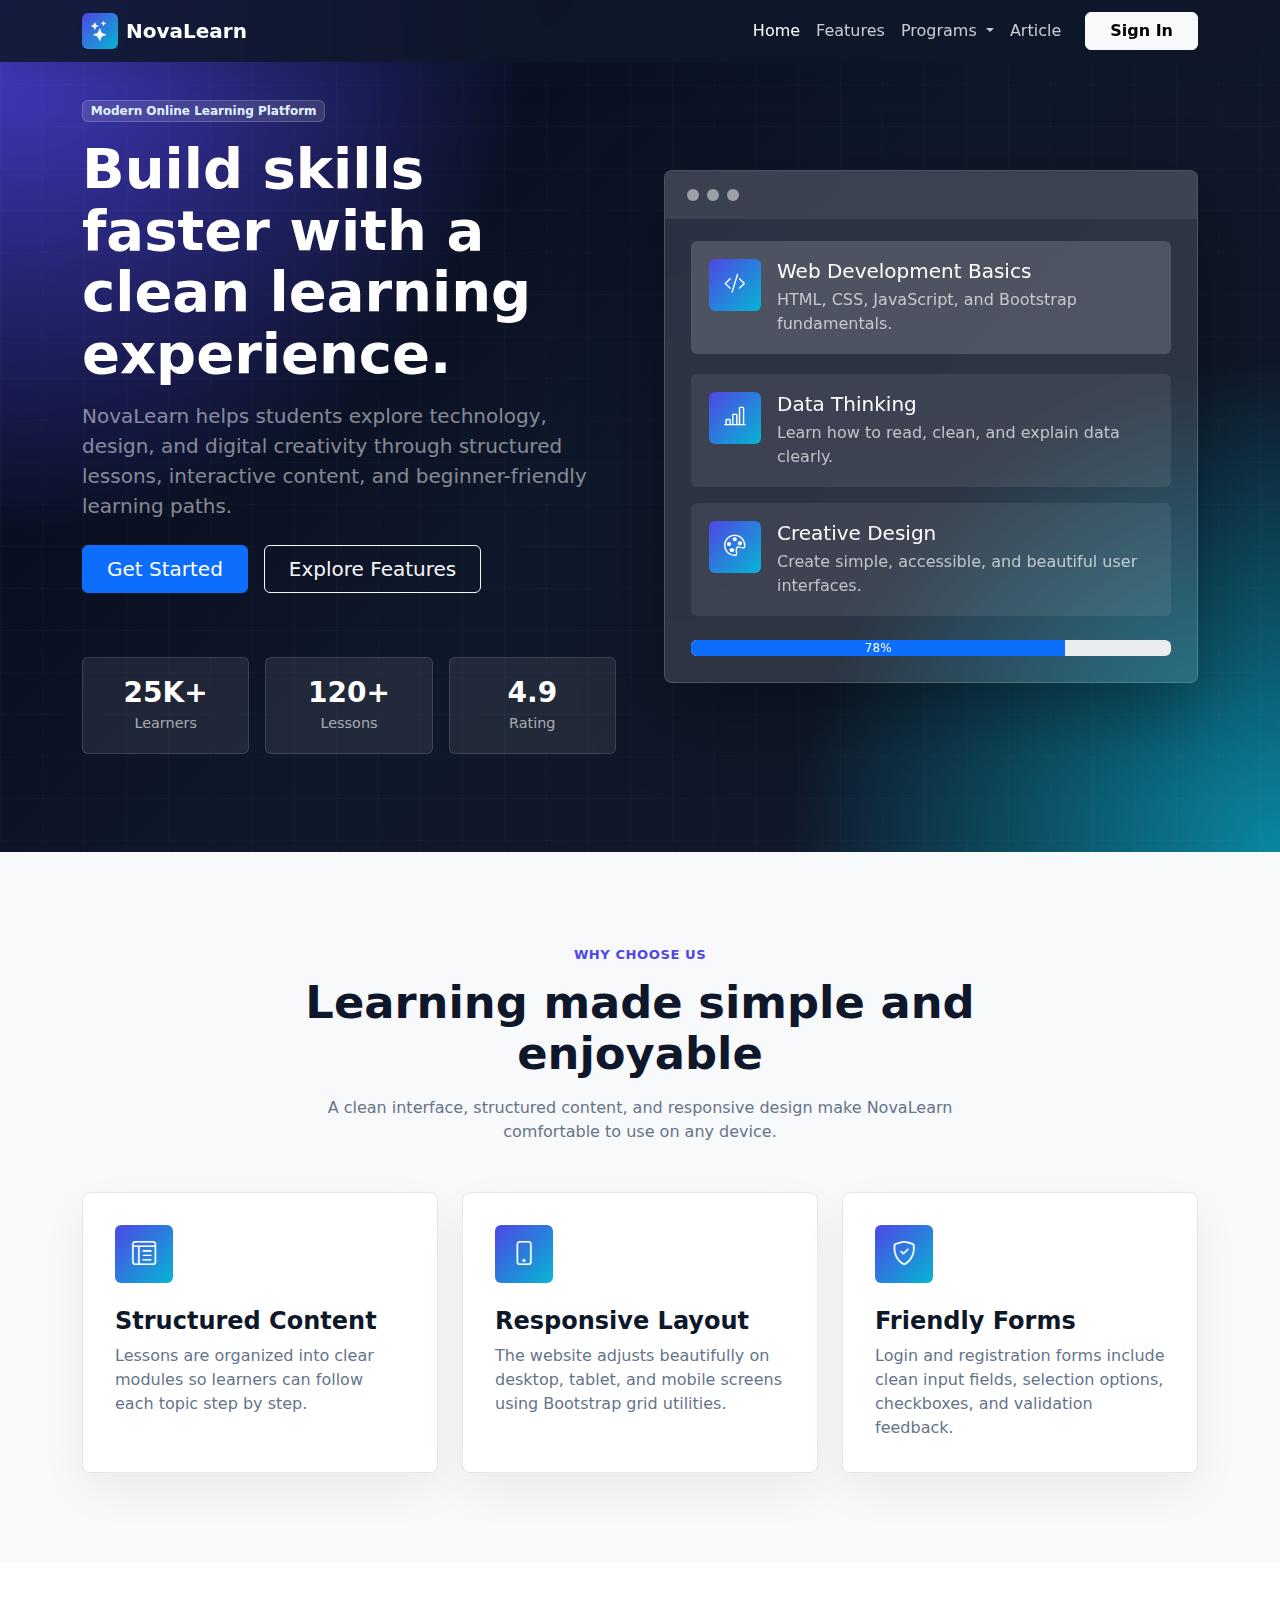
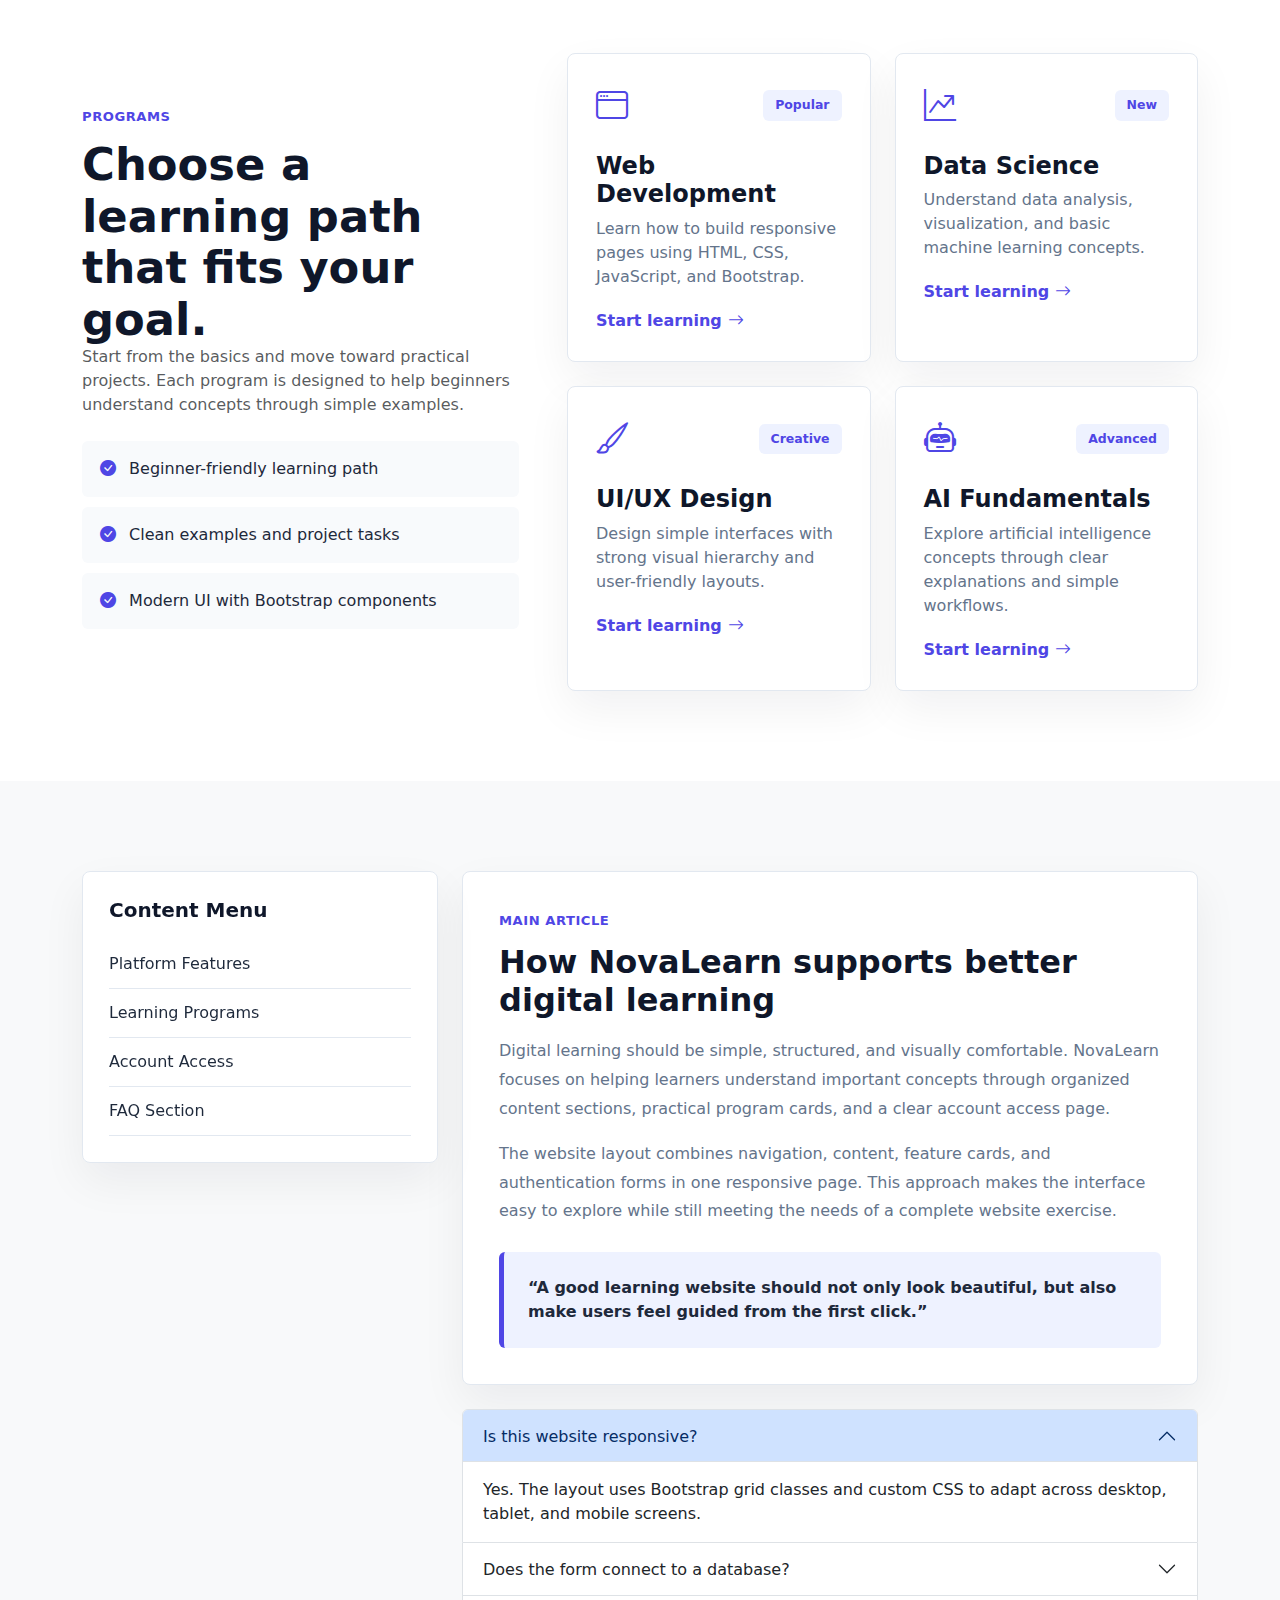
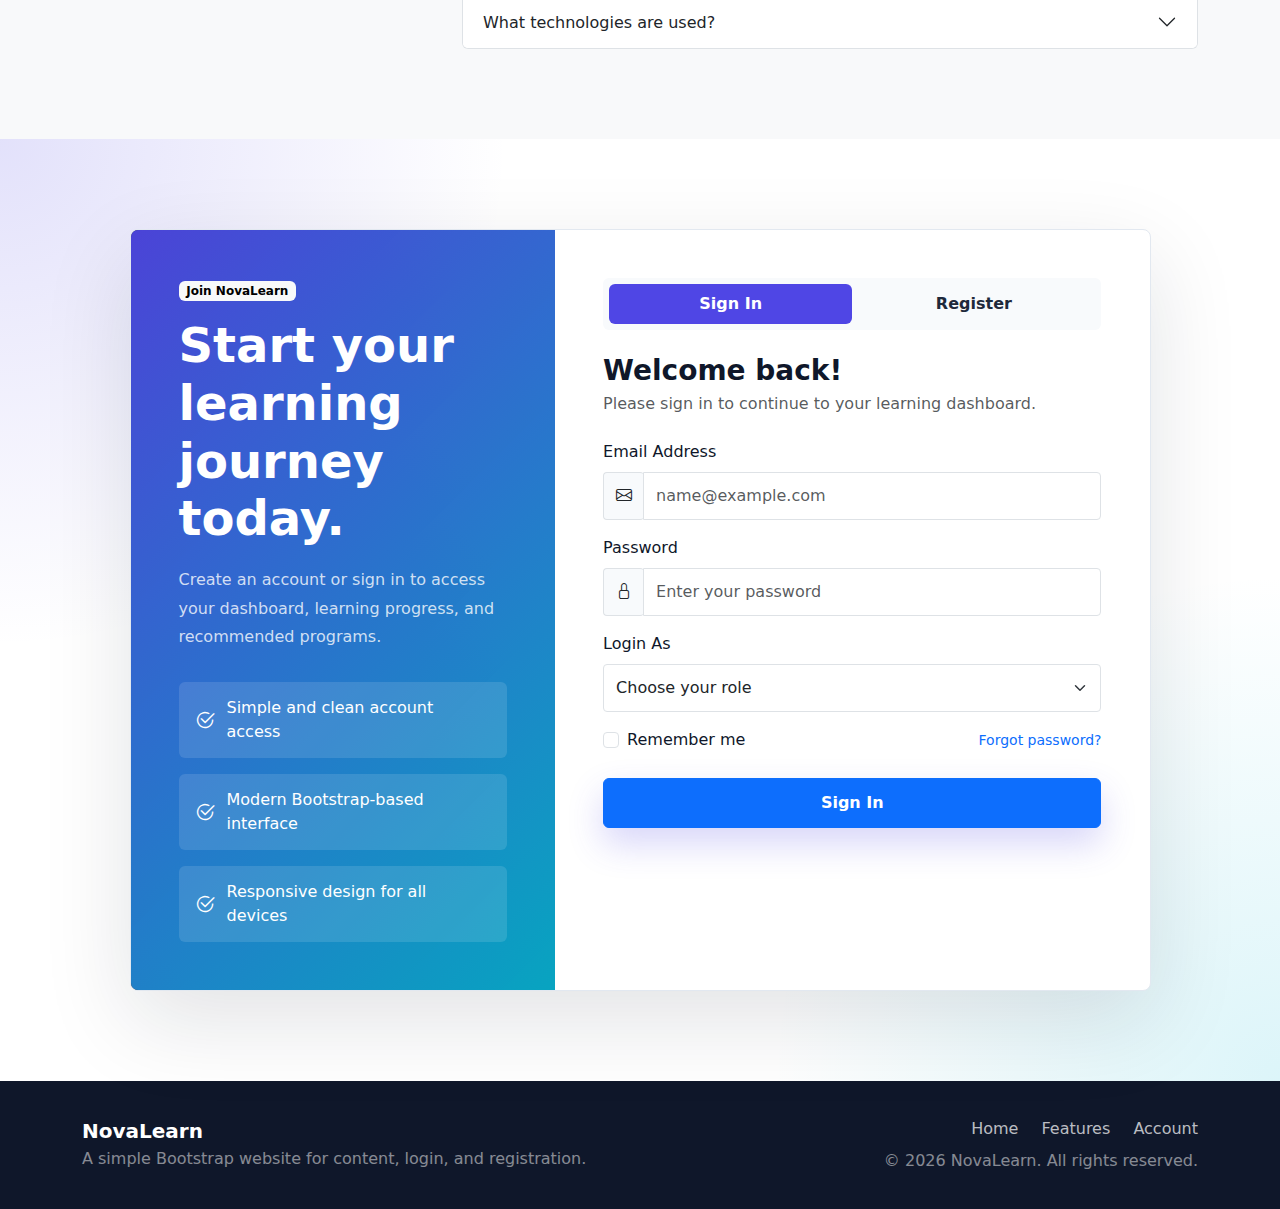
<file: login-form-bootstrap/project/index.html>
<!doctype html>
<html lang="en">
<head>
  <meta charset="utf-8">
  <meta name="viewport" content="width=device-width, initial-scale=1">
  <title>NovaLearn | Login & Register Website</title>

  <!-- Bootstrap CSS -->
  <link
    href="https://cdn.jsdelivr.net/npm/bootstrap@5.3.3/dist/css/bootstrap.min.css"
    rel="stylesheet"
  >

  <!-- Bootstrap Icons -->
  <link
    rel="stylesheet"
    href="https://cdn.jsdelivr.net/npm/bootstrap-icons@1.11.3/font/bootstrap-icons.min.css"
  >

  <!-- Custom CSS -->
  <link rel="stylesheet" href="style.css">
</head>
<body>

  <!-- Navbar -->
  <nav class="navbar navbar-expand-lg navbar-dark fixed-top glass-navbar">
    <div class="container">
      <a class="navbar-brand fw-bold d-flex align-items-center gap-2" href="#home">
        <span class="brand-icon">
          <i class="bi bi-stars"></i>
        </span>
        NovaLearn
      </a>

      <button
        class="navbar-toggler"
        type="button"
        data-bs-toggle="collapse"
        data-bs-target="#mainNavbar"
        aria-controls="mainNavbar"
        aria-expanded="false"
        aria-label="Toggle navigation"
      >
        <span class="navbar-toggler-icon"></span>
      </button>

      <div class="collapse navbar-collapse" id="mainNavbar">
        <ul class="navbar-nav ms-auto mb-2 mb-lg-0 align-items-lg-center">
          <li class="nav-item">
            <a class="nav-link active" href="#home">Home</a>
          </li>

          <li class="nav-item">
            <a class="nav-link" href="#features">Features</a>
          </li>

          <li class="nav-item dropdown">
            <a
              class="nav-link dropdown-toggle"
              href="#"
              role="button"
              data-bs-toggle="dropdown"
              aria-expanded="false"
            >
              Programs
            </a>
            <ul class="dropdown-menu dropdown-menu-end">
              <li><a class="dropdown-item" href="#programs">Web Development</a></li>
              <li><a class="dropdown-item" href="#programs">Data Science</a></li>
              <li><a class="dropdown-item" href="#programs">UI/UX Design</a></li>
            </ul>
          </li>

          <li class="nav-item">
            <a class="nav-link" href="#article">Article</a>
          </li>

          <li class="nav-item ms-lg-3">
            <a class="btn btn-light rounded-1 px-4 fw-semibold" href="#auth">
              Sign In
            </a>
          </li>
        </ul>
      </div>
    </div>
  </nav>

  <!-- Hero Section -->
  <header id="home" class="hero-section">
    <div class="container">
      <div class="row align-items-center min-vh-100 g-5">
        <div class="col-lg-6">
          <span class="badge rounded-1 hero-badge mb-3">
            Modern Online Learning Platform
          </span>

          <h1 class="display-4 fw-bold text-white hero-title">
            Build skills faster with a clean learning experience.
          </h1>

          <p class="lead text-white-50 mt-3 mb-4">
            NovaLearn helps students explore technology, design, and digital
            creativity through structured lessons, interactive content, and
            beginner-friendly learning paths.
          </p>

          <div class="d-flex flex-wrap gap-3">
            <a href="#auth" class="btn btn-primary btn-lg rounded-1 px-4">
              Get Started
            </a>
            <a href="#features" class="btn btn-outline-light btn-lg rounded-1 px-4">
              Explore Features
            </a>
          </div>

          <div class="row mt-5 g-3">
            <div class="col-4">
              <div class="stat-card">
                <h3>25K+</h3>
                <p>Learners</p>
              </div>
            </div>
            <div class="col-4">
              <div class="stat-card">
                <h3>120+</h3>
                <p>Lessons</p>
              </div>
            </div>
            <div class="col-4">
              <div class="stat-card">
                <h3>4.9</h3>
                <p>Rating</p>
              </div>
            </div>
          </div>
        </div>

        <div class="col-lg-6">
          <div class="hero-preview-card">
            <div class="preview-header">
              <span></span>
              <span></span>
              <span></span>
            </div>

            <div class="preview-body">
              <div class="learning-card active">
                <div class="icon-box">
                  <i class="bi bi-code-slash"></i>
                </div>
                <div>
                  <h5>Web Development Basics</h5>
                  <p>HTML, CSS, JavaScript, and Bootstrap fundamentals.</p>
                </div>
              </div>

              <div class="learning-card">
                <div class="icon-box">
                  <i class="bi bi-bar-chart-line"></i>
                </div>
                <div>
                  <h5>Data Thinking</h5>
                  <p>Learn how to read, clean, and explain data clearly.</p>
                </div>
              </div>

              <div class="learning-card">
                <div class="icon-box">
                  <i class="bi bi-palette"></i>
                </div>
                <div>
                  <h5>Creative Design</h5>
                  <p>Create simple, accessible, and beautiful user interfaces.</p>
                </div>
              </div>

              <div class="progress mt-4" role="progressbar" aria-label="Learning progress">
                <div class="progress-bar" style="width: 78%">78%</div>
              </div>
            </div>
          </div>
        </div>
      </div>
    </div>
  </header>

  <!-- Main Content -->
  <main>

    <!-- Features -->
    <section id="features" class="section-padding bg-light">
      <div class="container">
        <div class="text-center mb-5">
          <span class="section-label">Why Choose Us</span>
          <h2 class="section-title">Learning made simple and enjoyable</h2>
          <p class="section-subtitle">
            A clean interface, structured content, and responsive design make
            NovaLearn comfortable to use on any device.
          </p>
        </div>

        <div class="row g-4">
          <div class="col-md-6 col-lg-4">
            <div class="feature-card h-100">
              <div class="feature-icon">
                <i class="bi bi-layout-text-window-reverse"></i>
              </div>
              <h4>Structured Content</h4>
              <p>
                Lessons are organized into clear modules so learners can follow
                each topic step by step.
              </p>
            </div>
          </div>

          <div class="col-md-6 col-lg-4">
            <div class="feature-card h-100">
              <div class="feature-icon">
                <i class="bi bi-phone"></i>
              </div>
              <h4>Responsive Layout</h4>
              <p>
                The website adjusts beautifully on desktop, tablet, and mobile
                screens using Bootstrap grid utilities.
              </p>
            </div>
          </div>

          <div class="col-md-6 col-lg-4">
            <div class="feature-card h-100">
              <div class="feature-icon">
                <i class="bi bi-shield-check"></i>
              </div>
              <h4>Friendly Forms</h4>
              <p>
                Login and registration forms include clean input fields,
                selection options, checkboxes, and validation feedback.
              </p>
            </div>
          </div>
        </div>
      </div>
    </section>

    <!-- Programs -->
    <section id="programs" class="section-padding">
      <div class="container">
        <div class="row align-items-center g-5">
          <div class="col-lg-5">
            <span class="section-label">Programs</span>
            <h2 class="section-title text-start">
              Choose a learning path that fits your goal.
            </h2>
            <p class="text-muted">
              Start from the basics and move toward practical projects. Each
              program is designed to help beginners understand concepts through
              simple examples.
            </p>

            <div class="list-group custom-list mt-4">
              <a href="#auth" class="list-group-item list-group-item-action">
                <i class="bi bi-check-circle-fill me-2"></i>
                Beginner-friendly learning path
              </a>
              <a href="#auth" class="list-group-item list-group-item-action">
                <i class="bi bi-check-circle-fill me-2"></i>
                Clean examples and project tasks
              </a>
              <a href="#auth" class="list-group-item list-group-item-action">
                <i class="bi bi-check-circle-fill me-2"></i>
                Modern UI with Bootstrap components
              </a>
            </div>
          </div>

          <div class="col-lg-7">
            <div class="row g-4">
              <div class="col-md-6">
                <div class="program-card">
                  <div class="program-top">
                    <i class="bi bi-window"></i>
                    <span>Popular</span>
                  </div>
                  <h4>Web Development</h4>
                  <p>
                    Learn how to build responsive pages using HTML, CSS,
                    JavaScript, and Bootstrap.
                  </p>
                  <a href="#auth">Start learning <i class="bi bi-arrow-right"></i></a>
                </div>
              </div>

              <div class="col-md-6">
                <div class="program-card">
                  <div class="program-top">
                    <i class="bi bi-graph-up-arrow"></i>
                    <span>New</span>
                  </div>
                  <h4>Data Science</h4>
                  <p>
                    Understand data analysis, visualization, and basic machine
                    learning concepts.
                  </p>
                  <a href="#auth">Start learning <i class="bi bi-arrow-right"></i></a>
                </div>
              </div>

              <div class="col-md-6">
                <div class="program-card">
                  <div class="program-top">
                    <i class="bi bi-brush"></i>
                    <span>Creative</span>
                  </div>
                  <h4>UI/UX Design</h4>
                  <p>
                    Design simple interfaces with strong visual hierarchy and
                    user-friendly layouts.
                  </p>
                  <a href="#auth">Start learning <i class="bi bi-arrow-right"></i></a>
                </div>
              </div>

              <div class="col-md-6">
                <div class="program-card">
                  <div class="program-top">
                    <i class="bi bi-robot"></i>
                    <span>Advanced</span>
                  </div>
                  <h4>AI Fundamentals</h4>
                  <p>
                    Explore artificial intelligence concepts through clear
                    explanations and simple workflows.
                  </p>
                  <a href="#auth">Start learning <i class="bi bi-arrow-right"></i></a>
                </div>
              </div>
            </div>
          </div>
        </div>
      </div>
    </section>
    
    <!-- Article Content -->
    <section id="article" class="section-padding bg-light">
      <div class="container">
        <div class="row g-4">
          <div class="col-lg-4">
            <div class="sidebar-card sticky-lg-top">
              <h5>Content Menu</h5>
              <a href="#features">Platform Features</a>
              <a href="#programs">Learning Programs</a>
              <a href="#auth">Account Access</a>
              <a href="#faq">FAQ Section</a>
            </div>
          </div>

          <div class="col-lg-8">
            <article class="article-card">
              <span class="section-label">Main Article</span>
              <h2>How NovaLearn supports better digital learning</h2>
              <p>
                Digital learning should be simple, structured, and visually
                comfortable. NovaLearn focuses on helping learners understand
                important concepts through organized content sections, practical
                program cards, and a clear account access page.
              </p>

              <p>
                The website layout combines navigation, content, feature cards,
                and authentication forms in one responsive page. This approach
                makes the interface easy to explore while still meeting the
                needs of a complete website exercise.
              </p>

              <div class="quote-box">
                “A good learning website should not only look beautiful, but
                also make users feel guided from the first click.”
              </div>
            </article>

            <div id="faq" class="mt-4">
              <div class="accordion" id="learningFAQ">
                <div class="accordion-item">
                  <h2 class="accordion-header">
                    <button
                      class="accordion-button"
                      type="button"
                      data-bs-toggle="collapse"
                      data-bs-target="#faqOne"
                    >
                      Is this website responsive?
                    </button>
                  </h2>
                  <div id="faqOne" class="accordion-collapse collapse show" data-bs-parent="#learningFAQ">
                    <div class="accordion-body">
                      Yes. The layout uses Bootstrap grid classes and custom CSS
                      to adapt across desktop, tablet, and mobile screens.
                    </div>
                  </div>
                </div>

                <div class="accordion-item">
                  <h2 class="accordion-header">
                    <button
                      class="accordion-button collapsed"
                      type="button"
                      data-bs-toggle="collapse"
                      data-bs-target="#faqTwo"
                    >
                      Does the form connect to a database?
                    </button>
                  </h2>
                  <div id="faqTwo" class="accordion-collapse collapse" data-bs-parent="#learningFAQ">
                    <div class="accordion-body">
                      No. This project is a front-end exercise. The form includes
                      interface validation, but it does not store data in a
                      database.
                    </div>
                  </div>
                </div>

                <div class="accordion-item">
                  <h2 class="accordion-header">
                    <button
                      class="accordion-button collapsed"
                      type="button"
                      data-bs-toggle="collapse"
                      data-bs-target="#faqThree"
                    >
                      What technologies are used?
                    </button>
                  </h2>
                  <div id="faqThree" class="accordion-collapse collapse" data-bs-parent="#learningFAQ">
                    <div class="accordion-body">
                      This website uses HTML, CSS, JavaScript, Bootstrap, and
                      Bootstrap Icons.
                    </div>
                  </div>
                </div>
              </div>
            </div>

          </div>
        </div>
      </div>
    </section>

    <!-- Login and Register Section -->
    <section id="auth" class="auth-section section-padding">
      <div class="container">
        <div class="row justify-content-center">
          <div class="col-xl-11">
            <div class="auth-wrapper">
              <div class="row g-0">
                
                <!-- Left Panel -->
                <div class="col-lg-5">
                  <div class="auth-info-panel h-100">
                    <span class="badge rounded-1 text-bg-light mb-3">
                      Join NovaLearn
                    </span>

                    <h2>Start your learning journey today.</h2>
                    <p>
                      Create an account or sign in to access your dashboard,
                      learning progress, and recommended programs.
                    </p>

                    <div class="auth-benefit">
                      <i class="bi bi-check2-circle"></i>
                      <span>Simple and clean account access</span>
                    </div>

                    <div class="auth-benefit">
                      <i class="bi bi-check2-circle"></i>
                      <span>Modern Bootstrap-based interface</span>
                    </div>

                    <div class="auth-benefit">
                      <i class="bi bi-check2-circle"></i>
                      <span>Responsive design for all devices</span>
                    </div>
                  </div>
                </div>

                <!-- Right Panel -->
                <div class="col-lg-7">
                  <div class="auth-form-panel">
                    <ul class="nav nav-pills auth-tabs mb-4" id="authTab" role="tablist">
                      <li class="nav-item w-50" role="presentation">
                        <button
                          class="nav-link active w-100"
                          id="login-tab"
                          data-bs-toggle="pill"
                          data-bs-target="#login"
                          type="button"
                          role="tab"
                        >
                          Sign In
                        </button>
                      </li>

                      <li class="nav-item w-50" role="presentation">
                        <button
                          class="nav-link w-100"
                          id="register-tab"
                          data-bs-toggle="pill"
                          data-bs-target="#register"
                          type="button"
                          role="tab"
                        >
                          Register
                        </button>
                      </li>
                    </ul>

                    <div class="tab-content" id="authTabContent">
                      
                      <!-- Login Form -->
                      <div class="tab-pane fade show active" id="login" role="tabpanel">
                        <h3 class="fw-bold mb-1">Welcome back!</h3>
                        <p class="text-muted mb-4">
                          Please sign in to continue to your learning dashboard.
                        </p>

                        <form class="needs-validation" id="loginForm" novalidate>
                          <div class="mb-3">
                            <label for="loginEmail" class="form-label">Email Address</label>
                            <div class="input-group">
                              <span class="input-group-text">
                                <i class="bi bi-envelope"></i>
                              </span>
                              <input
                                type="email"
                                class="form-control"
                                id="loginEmail"
                                placeholder="name@example.com"
                                required
                              >
                              <div class="invalid-feedback">
                                Please enter a valid email address.
                              </div>
                            </div>
                          </div>

                          <div class="mb-3">
                            <label for="loginPassword" class="form-label">Password</label>
                            <div class="input-group">
                              <span class="input-group-text">
                                <i class="bi bi-lock"></i>
                              </span>
                              <input
                                type="password"
                                class="form-control"
                                id="loginPassword"
                                placeholder="Enter your password"
                                minlength="6"
                                required
                              >
                              <div class="invalid-feedback">
                                Password must contain at least 6 characters.
                              </div>
                            </div>
                          </div>

                          <div class="mb-3">
                            <label for="loginRole" class="form-label">Login As</label>
                            <select class="form-select" id="loginRole" required>
                              <option value="" selected disabled>Choose your role</option>
                              <option value="student">Student</option>
                              <option value="mentor">Mentor</option>
                              <option value="admin">Admin</option>
                            </select>
                            <div class="invalid-feedback">
                              Please select your role.
                            </div>
                          </div>

                          <div class="d-flex justify-content-between align-items-center mb-4">
                            <div class="form-check">
                              <input class="form-check-input" type="checkbox" id="rememberMe">
                              <label class="form-check-label" for="rememberMe">
                                Remember me
                              </label>
                            </div>
                            <a href="#" class="small text-decoration-none">Forgot password?</a>
                          </div>

                          <button type="submit" class="btn btn-primary w-100 auth-submit">
                            Sign In
                          </button>
                        </form>
                      </div>

                      <!-- Register Form -->
                      <div class="tab-pane fade" id="register" role="tabpanel">
                        <h3 class="fw-bold mb-1">Create your account</h3>
                        <p class="text-muted mb-4">
                          Register for free and begin exploring digital skills.
                        </p>

                        <form class="needs-validation" id="registerForm" novalidate>
                          <div class="row g-3">
                            <div class="col-md-6">
                              <label for="firstName" class="form-label">First Name</label>
                              <input
                                type="text"
                                class="form-control"
                                id="firstName"
                                placeholder="First name"
                                required
                              >
                              <div class="invalid-feedback">
                                Please enter your first name.
                              </div>
                            </div>

                            <div class="col-md-6">
                              <label for="lastName" class="form-label">Last Name</label>
                              <input
                                type="text"
                                class="form-control"
                                id="lastName"
                                placeholder="Last name"
                                required
                              >
                              <div class="invalid-feedback">
                                Please enter your last name.
                              </div>
                            </div>

                            <div class="col-12">
                              <label for="displayName" class="form-label">Display Name</label>
                              <input
                                type="text"
                                class="form-control"
                                id="displayName"
                                placeholder="Your public display name"
                                required
                              >
                              <div class="invalid-feedback">
                                Please enter your display name.
                              </div>
                            </div>

                            <div class="col-12">
                              <label for="registerEmail" class="form-label">Email Address</label>
                              <input
                                type="email"
                                class="form-control"
                                id="registerEmail"
                                placeholder="name@example.com"
                                required
                              >
                              <div class="invalid-feedback">
                                Please enter a valid email address.
                              </div>
                            </div>

                            <div class="col-md-6">
                              <label for="registerPassword" class="form-label">Password</label>
                              <input
                                type="password"
                                class="form-control"
                                id="registerPassword"
                                placeholder="Create password"
                                minlength="6"
                                required
                              >
                              <div class="invalid-feedback">
                                Password must contain at least 6 characters.
                              </div>
                            </div>

                            <div class="col-md-6">
                              <label for="confirmPassword" class="form-label">Confirm Password</label>
                              <input
                                type="password"
                                class="form-control"
                                id="confirmPassword"
                                placeholder="Confirm password"
                                minlength="6"
                                required
                              >
                              <div class="invalid-feedback">
                                Password confirmation must match.
                              </div>
                            </div>

                            <div class="col-12">
                              <label for="learningGoal" class="form-label">Learning Goal</label>
                              <select class="form-select" id="learningGoal" required>
                                <option value="" selected disabled>Choose your learning goal</option>
                                <option value="web">Web Development</option>
                                <option value="data">Data Science</option>
                                <option value="design">UI/UX Design</option>
                                <option value="ai">AI Fundamentals</option>
                              </select>
                              <div class="invalid-feedback">
                                Please choose your learning goal.
                              </div>
                            </div>

                            <div class="col-12">
                              <div class="form-check">
                                <input
                                  class="form-check-input"
                                  type="checkbox"
                                  id="termsAgreement"
                                  required
                                >
                                <label class="form-check-label" for="termsAgreement">
                                  I agree to the Terms and Conditions.
                                </label>
                                <div class="invalid-feedback">
                                  You must agree before registering.
                                </div>
                              </div>
                            </div>

                            <div class="col-12">
                              <button type="submit" class="btn btn-success w-100 auth-submit">
                                Register Account
                              </button>
                            </div>
                          </div>
                        </form>
                      </div>

                    </div>
                  </div>
                </div>

              </div>
            </div>
          </div>
        </div>
      </div>
    </section>
  </main>

  <!-- Toast Notification -->
  <div class="toast-container position-fixed bottom-0 end-0 p-3">
    <div
      id="successToast"
      class="toast align-items-center text-bg-success border-0"
      role="alert"
      aria-live="assertive"
      aria-atomic="true"
    >
      <div class="d-flex">
        <div class="toast-body" id="toastMessage">
          Form submitted successfully.
        </div>
        <button
          type="button"
          class="btn-close btn-close-white me-2 m-auto"
          data-bs-dismiss="toast"
          aria-label="Close"
        ></button>
      </div>
    </div>
  </div>

  <!-- Footer -->
  <footer class="footer-section">
    <div class="container">
      <div class="row g-4 align-items-center">
        <div class="col-md-6">
          <h5 class="fw-bold mb-1">NovaLearn</h5>
          <p class="mb-0 text-white-50">
            A simple Bootstrap website for content, login, and registration.
          </p>
        </div>

        <div class="col-md-6 text-md-end">
          <a href="#home">Home</a>
          <a href="#features">Features</a>
          <a href="#auth">Account</a>
          <p class="mb-0 mt-2 text-white-50">
            © 2026 NovaLearn. All rights reserved.
          </p>
        </div>
      </div>
    </div>
  </footer>

  <!-- Bootstrap JS Bundle -->
  <script
    src="https://cdn.jsdelivr.net/npm/bootstrap@5.3.3/dist/js/bootstrap.bundle.min.js">
  </script>

  <!-- Custom JS -->
  <script src="script.js"></script>
</body>
</html>
</file>
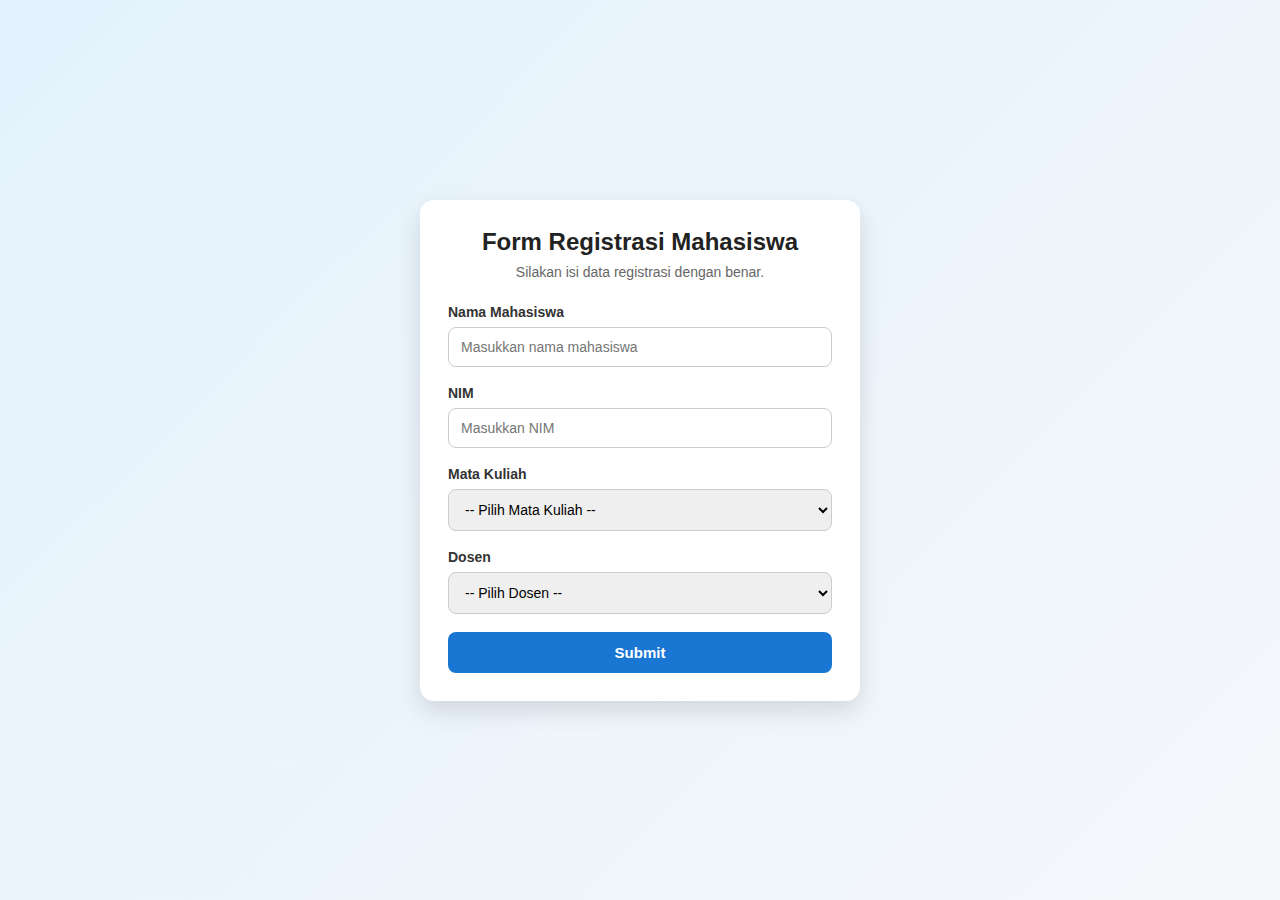
<file: regist-form-js/project/index.html>
<!DOCTYPE html>
<html lang="id">
<head>
  <meta charset="UTF-8" />
  <meta name="viewport" content="width=device-width, initial-scale=1.0" />
  <title>Form Registrasi Mahasiswa</title>
  <link rel="stylesheet" href="style.css" />
</head>
<body>

  <div class="container">
    <div class="form-card">
      <h1>Form Registrasi Mahasiswa</h1>
      <p class="subtitle">Silakan isi data registrasi dengan benar.</p>

      <form id="registrationForm">
        <div class="form-group">
          <label for="nama">Nama Mahasiswa</label>
          <input 
            type="text" 
            id="nama" 
            name="nama" 
            placeholder="Masukkan nama mahasiswa"
            autocomplete="off"
          />

          <ul id="nameSuggestions" class="suggestions"></ul>
        </div>

        <div class="form-group">
          <label for="nim">NIM</label>
          <input 
            type="text" 
            id="nim" 
            name="nim" 
            placeholder="Masukkan NIM"
          />
        </div>

        <div class="form-group">
          <label for="mataKuliah">Mata Kuliah</label>
          <select id="mataKuliah" name="mataKuliah">
            <option value="">-- Pilih Mata Kuliah --</option>
            <option value="Pemrograman Web">Pemrograman Web</option>
            <option value="Basis Data">Basis Data</option>
            <option value="Kecerdasan Buatan">Kecerdasan Buatan</option>
            <option value="Jaringan Komputer">Jaringan Komputer</option>
          </select>
        </div>

        <div class="form-group">
          <label for="dosen">Dosen</label>
          <select id="dosen" name="dosen">
            <option value="">-- Pilih Dosen --</option>
          </select>
        </div>

        <button type="submit">Submit</button>
      </form>

      <div id="resultBox" class="result-box hidden">
        <h2>Data Registrasi</h2>
        <p><strong>Nama:</strong> <span id="resultNama"></span></p>
        <p><strong>NIM:</strong> <span id="resultNim"></span></p>
        <p><strong>Mata Kuliah:</strong> <span id="resultMataKuliah"></span></p>
        <p><strong>Dosen:</strong> <span id="resultDosen"></span></p>
      </div>
    </div>
  </div>

  <script src="script.js"></script>
</body>
</html>
</file>
<file: course-website-v2/project/style.css>
:root {
  --bg: #0f0f15;
  --bg-soft: #171722;
  --panel: rgba(255, 255, 255, 0.06);
  --panel-strong: rgba(255, 255, 255, 0.1);
  --white: #ffffff;
  --text: #e8e8ef;
  --muted: #bdbdd0;
  --line: rgba(255, 255, 255, 0.12);
  --gold: #f2c46d;
  --gold-2: #ffd98c;
  --purple: #8e72ff;
  --purple-2: #5e44d6;
  --pink: #ff8cc6;
  --shadow: 0 20px 60px rgba(0, 0, 0, 0.35);
  --radius-lg: 28px;
  --radius-md: 20px;
  --radius-sm: 14px;
  --container: 1180px;
}

* {
  margin: 0;
  padding: 0;
  box-sizing: border-box;
}

html {
  scroll-behavior: smooth;
}

body {
  font-family: "Inter", sans-serif;
  background:
    radial-gradient(circle at top left, rgba(142, 114, 255, 0.18), transparent 24%),
    radial-gradient(circle at right, rgba(255, 140, 198, 0.12), transparent 20%),
    linear-gradient(180deg, #0b0b11 0%, #10101a 45%, #131320 100%);
  color: var(--text);
  line-height: 1.65;
  overflow-x: hidden;
}

img {
  width: 100%;
  display: block;
  object-fit: cover;
}

a {
  text-decoration: none;
  color: inherit;
}

ul {
  list-style: none;
}

.container {
  width: min(92%, var(--container));
  margin: 0 auto;
}

.section {
  padding: 100px 0;
}

.site-header {
  position: sticky;
  top: 0;
  z-index: 1000;
  backdrop-filter: blur(16px);
  background: rgba(10, 10, 16, 0.65);
  border-bottom: 1px solid rgba(255, 255, 255, 0.06);
}

.nav-wrapper {
  min-height: 82px;
  display: flex;
  align-items: center;
  justify-content: space-between;
  gap: 24px;
}

.nav-actions {
  display: flex;
  align-items: center;
  gap: 12px;
}

.menu-toggle {
  display: none;
  width: 52px;
  height: 52px;
  border: 1px solid rgba(255, 255, 255, 0.12);
  border-radius: 16px;
  background: rgba(255, 255, 255, 0.06);
  cursor: pointer;
  padding: 0;
  align-items: center;
  justify-content: center;
  flex-direction: column;
  gap: 5px;
}

.menu-toggle span {
  width: 20px;
  height: 2px;
  border-radius: 999px;
  background: var(--white);
  transition: 0.25s ease;
}

.menu-toggle[aria-expanded="true"] span:nth-child(1) {
  transform: translateY(7px) rotate(45deg);
}

.menu-toggle[aria-expanded="true"] span:nth-child(2) {
  opacity: 0;
}

.menu-toggle[aria-expanded="true"] span:nth-child(3) {
  transform: translateY(-7px) rotate(-45deg);
}

.mobile-menu {
  display: none;
  border-top: 1px solid rgba(255, 255, 255, 0.08);
  background: rgba(10, 10, 16, 0.96);
  backdrop-filter: blur(16px);
}

.mobile-menu.is-open {
  display: block;
}

.mobile-nav {
  width: min(92%, var(--container));
  margin: 0 auto;
  padding: 16px 0 20px;
  display: grid;
  gap: 10px;
}

.mobile-nav a:not(.btn) {
  padding: 12px 4px;
  color: var(--text);
  font-weight: 600;
  border-bottom: 1px solid rgba(255, 255, 255, 0.06);
}

.logo {
  display: inline-flex;
  align-items: center;
  gap: 10px;
  font-weight: 800;
  color: var(--white);
}

.logo-icon {
  width: 38px;
  height: 38px;
  display: grid;
  place-items: center;
  border-radius: 50%;
  background: linear-gradient(135deg, var(--gold), var(--pink));
  color: #141414;
  font-weight: 800;
  box-shadow: 0 10px 28px rgba(242, 196, 109, 0.25);
}

.logo-text {
  font-size: 1rem;
}

.nav {
  display: flex;
  align-items: center;
  gap: 24px;
}

.nav a {
  color: var(--muted);
  font-weight: 600;
  transition: 0.3s ease;
  position: relative;
}

.nav a::after {
  content: "";
  position: absolute;
  left: 0;
  bottom: -7px;
  width: 0;
  height: 2px;
  border-radius: 999px;
  background: linear-gradient(90deg, var(--gold), var(--pink));
  transition: width 0.3s ease;
}

.nav a:hover {
  color: var(--white);
}

.nav a:hover::after {
  width: 100%;
}

.btn {
  display: inline-flex;
  align-items: center;
  justify-content: center;
  min-height: 52px;
  padding: 0 22px;
  border-radius: 999px;
  font-weight: 700;
  transition: transform 0.25s ease, box-shadow 0.25s ease, background 0.25s ease;
  cursor: pointer;
  border: none;
}

.btn:hover {
  transform: translateY(-2px);
}

a:focus-visible,
button:focus-visible,
input:focus-visible,
select:focus-visible,
summary:focus-visible {
  outline: 3px solid var(--gold);
  outline-offset: 4px;
}

.enroll-form input:focus-visible,
.enroll-form select:focus-visible {
  border-color: rgba(242, 196, 109, 0.8);
  box-shadow: 0 0 0 4px rgba(242, 196, 109, 0.18);
}

.btn-primary {
  background: linear-gradient(135deg, var(--gold), var(--pink));
  color: #171717;
  box-shadow: 0 16px 30px rgba(255, 140, 198, 0.18);
}

.btn-primary:hover {
  box-shadow: 0 22px 36px rgba(255, 140, 198, 0.28);
}

.btn-secondary {
  background: rgba(255, 255, 255, 0.06);
  color: var(--white);
  border: 1px solid rgba(255, 255, 255, 0.12);
}

.btn-secondary:hover {
  background: rgba(255, 255, 255, 0.11);
}

.btn-nav {
  min-height: 46px;
  padding: 0 18px;
  background: rgba(255, 255, 255, 0.08);
  color: var(--white);
  border: 1px solid rgba(255, 255, 255, 0.1);
}

.btn-full {
  width: 100%;
}

.hero {
  position: relative;
  padding: 80px 0 70px;
  overflow: hidden;
}

.hero-grid {
  display: grid;
  grid-template-columns: 1.1fr 0.9fr;
  gap: 46px;
  align-items: center;
}

.hero-content {
  position: relative;
  z-index: 2;
}

.eyebrow,
.section-label {
  display: inline-block;
  padding: 8px 14px;
  border-radius: 999px;
  background: rgba(255, 255, 255, 0.08);
  color: var(--gold-2);
  font-size: 0.82rem;
  font-weight: 800;
  letter-spacing: 0.08em;
  text-transform: uppercase;
  margin-bottom: 18px;
  border: 1px solid rgba(255, 255, 255, 0.08);
}

.hero h1,
.section-heading h2,
.center-title h2,
.curriculum-text h2,
.instructor-info h2,
.faq-intro h2,
.cta-text h2 {
  font-family: "Playfair Display", serif;
  color: var(--white);
  line-height: 1.12;
}

.hero h1 {
  font-size: clamp(2.8rem, 5vw, 5rem);
  margin-bottom: 20px;
}

.hero-text {
  max-width: 620px;
  font-size: 1.08rem;
  color: var(--muted);
  margin-bottom: 28px;
}

.hero-actions {
  display: flex;
  flex-wrap: wrap;
  gap: 14px;
  margin-bottom: 34px;
}

.hero-points {
  display: grid;
  grid-template-columns: repeat(3, 1fr);
  gap: 14px;
}

.point-card {
  padding: 18px;
  border-radius: var(--radius-md);
  background: rgba(255, 255, 255, 0.055);
  border: 1px solid rgba(255, 255, 255, 0.08);
  box-shadow: var(--shadow);
  transition: 0.3s ease;
}

.point-card:hover {
  transform: translateY(-6px);
  background: rgba(255, 255, 255, 0.075);
}

.point-card strong {
  display: block;
  color: var(--white);
  margin-bottom: 5px;
}

.point-card span {
  color: var(--muted);
  font-size: 0.94rem;
}

.hero-visual {
  position: relative;
  z-index: 2;
}

.hero-visual img {
  height: 640px;
  border-radius: 34px;
  border: 1px solid rgba(255, 255, 255, 0.08);
  box-shadow: 0 30px 70px rgba(0, 0, 0, 0.42);
}

.floating-badge {
  position: absolute;
  min-width: 170px;
  padding: 14px 16px;
  border-radius: 18px;
  background: rgba(14, 14, 22, 0.85);
  border: 1px solid rgba(255, 255, 255, 0.08);
  backdrop-filter: blur(14px);
  box-shadow: var(--shadow);
  animation: floatY 4s ease-in-out infinite;
}

.badge-top {
  top: 30px;
  left: -26px;
}

.badge-bottom {
  right: -18px;
  bottom: 28px;
  animation-delay: 1.1s;
}

.badge-number {
  display: block;
  color: var(--white);
  font-size: 1.1rem;
  font-weight: 800;
}

.badge-label {
  display: block;
  color: var(--muted);
  font-size: 0.9rem;
}

.hero-glow {
  position: absolute;
  border-radius: 50%;
  filter: blur(70px);
  opacity: 0.35;
  pointer-events: none;
}

.hero-glow-1 {
  width: 280px;
  height: 280px;
  background: var(--purple);
  top: 80px;
  left: -60px;
}

.hero-glow-2 {
  width: 320px;
  height: 320px;
  background: var(--pink);
  right: -100px;
  bottom: 20px;
}

.stats {
  padding-bottom: 20px;
}

.stats-grid {
  display: grid;
  grid-template-columns: repeat(4, 1fr);
  gap: 18px;
}

.stat-card {
  padding: 28px 24px;
  border-radius: var(--radius-md);
  background: rgba(255, 255, 255, 0.05);
  text-align: center;
  border: 1px solid rgba(255, 255, 255, 0.08);
  transition: 0.3s ease;
}

.stat-card:hover {
  transform: translateY(-6px);
  background: rgba(255, 255, 255, 0.075);
}

.stat-card h2 {
  font-size: 2.1rem;
  color: var(--gold);
  margin-bottom: 8px;
}

.stat-card p {
  color: var(--muted);
}

.section-grid {
  display: grid;
  grid-template-columns: 0.9fr 1.1fr;
  gap: 34px;
  align-items: start;
}

.section-heading h2,
.center-title h2,
.curriculum-text h2,
.instructor-info h2,
.faq-intro h2,
.cta-text h2 {
  font-size: clamp(2rem, 4vw, 3.4rem);
  margin-bottom: 14px;
}

.section-heading p,
.center-title p,
.curriculum-text p,
.instructor-info p,
.faq-intro p,
.cta-text p {
  color: var(--muted);
  font-size: 1.02rem;
}

.center-title {
  text-align: center;
  max-width: 760px;
  margin: 0 auto 44px;
}

.features-grid {
  display: grid;
  grid-template-columns: repeat(2, 1fr);
  gap: 18px;
}

.feature-card,
.course-card,
.review-card,
.price-card,
.mini-box {
  background: rgba(255, 255, 255, 0.05);
  border: 1px solid rgba(255, 255, 255, 0.08);
  box-shadow: var(--shadow);
}

.feature-card {
  padding: 26px;
  border-radius: var(--radius-md);
  transition: 0.3s ease;
}

.feature-card:hover {
  transform: translateY(-8px);
  background: rgba(255, 255, 255, 0.075);
}

.feature-icon {
  width: 58px;
  height: 58px;
  display: grid;
  place-items: center;
  border-radius: 18px;
  background: linear-gradient(135deg, rgba(242, 196, 109, 0.18), rgba(255, 140, 198, 0.18));
  color: var(--gold-2);
  font-size: 1.5rem;
  margin-bottom: 18px;
}

.feature-card h3 {
  color: var(--white);
  margin-bottom: 8px;
}

.feature-card p {
  color: var(--muted);
}

.course-grid {
  display: grid;
  grid-template-columns: repeat(3, 1fr);
  gap: 22px;
}

.course-card {
  border-radius: 26px;
  overflow: hidden;
  transition: 0.35s ease;
}

.course-card:hover {
  transform: translateY(-10px);
}

.course-card.featured {
  transform: translateY(-6px);
  border: 1px solid rgba(242, 196, 109, 0.25);
}

.course-image img {
  height: 240px;
}

.course-content {
  padding: 24px;
}

.course-tag {
  display: inline-block;
  margin-bottom: 14px;
  padding: 7px 12px;
  border-radius: 999px;
  background: rgba(242, 196, 109, 0.12);
  color: var(--gold-2);
  font-size: 0.82rem;
  font-weight: 700;
}

.course-content h3 {
  color: var(--white);
  margin-bottom: 10px;
  font-size: 1.35rem;
}

.course-content p {
  color: var(--muted);
  margin-bottom: 16px;
}

.course-content ul {
  display: grid;
  gap: 9px;
}

.course-content li {
  color: var(--text);
  position: relative;
  padding-left: 22px;
}

.course-content li::before {
  content: "•";
  color: var(--gold);
  position: absolute;
  left: 0;
  top: 0;
}

.curriculum-grid,
.instructor-grid,
.faq-wrapper,
.cta-box {
  display: grid;
  grid-template-columns: 1fr 1fr;
  gap: 34px;
  align-items: center;
}

.curriculum-visual img,
.instructor-photo img {
  height: 620px;
  border-radius: 30px;
  box-shadow: var(--shadow);
  border: 1px solid rgba(255, 255, 255, 0.08);
}

.timeline {
  margin-top: 28px;
  display: grid;
  gap: 18px;
}

.timeline-item {
  display: grid;
  grid-template-columns: 64px 1fr;
  gap: 16px;
  padding: 18px;
  border-radius: 22px;
  background: rgba(255, 255, 255, 0.05);
  border: 1px solid rgba(255, 255, 255, 0.08);
}

.timeline-item span {
  width: 52px;
  height: 52px;
  display: grid;
  place-items: center;
  border-radius: 50%;
  background: linear-gradient(135deg, var(--gold), var(--pink));
  color: #121212;
  font-weight: 800;
}

.timeline-item h3 {
  color: var(--white);
  margin-bottom: 6px;
}

.timeline-item p {
  color: var(--muted);
}

.instructor-highlights {
  margin-top: 28px;
  display: grid;
  gap: 14px;
}

.mini-box {
  padding: 20px;
  border-radius: 20px;
  transition: 0.3s ease;
}

.mini-box:hover {
  transform: translateX(6px);
  background: rgba(255, 255, 255, 0.075);
}

.mini-box strong {
  display: block;
  color: var(--white);
  margin-bottom: 5px;
}

.mini-box span {
  color: var(--muted);
}

.review-grid {
  display: grid;
  grid-template-columns: repeat(3, 1fr);
  gap: 22px;
}

.review-card {
  padding: 28px;
  border-radius: 24px;
  transition: 0.3s ease;
  position: relative;
}

.review-card::before {
  content: "“";
  position: absolute;
  top: 10px;
  right: 20px;
  font-size: 4rem;
  color: rgba(255, 255, 255, 0.08);
  font-family: "Playfair Display", serif;
}

.review-card:hover {
  transform: translateY(-8px);
}

.review-card p {
  color: var(--text);
  margin-bottom: 20px;
}

.review-author strong {
  display: block;
  color: var(--white);
}

.review-author span {
  color: var(--muted);
  font-size: 0.95rem;
}

.pricing-grid {
  display: grid;
  grid-template-columns: repeat(3, 1fr);
  gap: 22px;
}

.price-card {
  position: relative;
  padding: 32px 26px;
  border-radius: 28px;
  transition: 0.35s ease;
}

.price-card:hover {
  transform: translateY(-10px);
}

.price-card.recommended {
  background: linear-gradient(180deg, rgba(242, 196, 109, 0.12), rgba(255, 255, 255, 0.05));
  border: 1px solid rgba(242, 196, 109, 0.35);
}

.recommended-badge {
  position: absolute;
  top: 18px;
  right: 18px;
  padding: 7px 12px;
  border-radius: 999px;
  background: var(--gold);
  color: #141414;
  font-size: 0.78rem;
  font-weight: 800;
}

.plan-name {
  display: inline-block;
  color: var(--gold-2);
  margin-bottom: 16px;
  font-weight: 700;
}

.price-card h3 {
  font-size: 2.5rem;
  color: var(--white);
  line-height: 1;
  margin-bottom: 14px;
}

.price-card h3 span {
  font-size: 1rem;
  color: var(--muted);
}

.price-card p {
  color: var(--muted);
  margin-bottom: 20px;
}

.price-card ul {
  display: grid;
  gap: 10px;
  margin-bottom: 26px;
}

.price-card li {
  color: var(--text);
  padding-left: 22px;
  position: relative;
}

.price-card li::before {
  content: "✓";
  position: absolute;
  left: 0;
  color: var(--gold);
  font-weight: 800;
}

.faq-list {
  display: grid;
  gap: 14px;
}

.faq-list details {
  border-radius: 20px;
  padding: 18px 20px;
  background: rgba(255, 255, 255, 0.05);
  border: 1px solid rgba(255, 255, 255, 0.08);
  transition: 0.3s ease;
}

.faq-list details[open] {
  background: rgba(255, 255, 255, 0.08);
}

.faq-list summary {
  cursor: pointer;
  font-weight: 700;
  color: var(--white);
  list-style: none;
  position: relative;
  padding-right: 24px;
}

.faq-list summary::-webkit-details-marker {
  display: none;
}

.faq-list summary::after {
  content: "+";
  position: absolute;
  right: 0;
  top: 0;
  color: var(--gold);
  font-size: 1.2rem;
  font-weight: 800;
}

.faq-list details[open] summary::after {
  content: "−";
}

.faq-list p {
  color: var(--muted);
  margin-top: 12px;
}

.cta-box {
  padding: 40px;
  border-radius: 34px;
  background:
    radial-gradient(circle at top left, rgba(255, 140, 198, 0.16), transparent 28%),
    radial-gradient(circle at bottom right, rgba(142, 114, 255, 0.18), transparent 28%),
    rgba(255, 255, 255, 0.05);
  border: 1px solid rgba(255, 255, 255, 0.08);
  box-shadow: var(--shadow);
}

.enroll-form {
  display: grid;
  gap: 14px;
}

.enroll-form input,
.enroll-form select {
  width: 100%;
  min-height: 56px;
  padding: 0 18px;
  border-radius: 16px;
  background: rgba(255, 255, 255, 0.07);
  color: var(--white);
  border: 1px solid rgba(255, 255, 255, 0.1);
  outline: none;
  font: inherit;
}

.enroll-form input::placeholder {
  color: #c7c7d7;
}

.enroll-form select {
  appearance: none;
}

.form-group {
  display: grid;
  gap: 8px;
}

.form-group label {
  color: var(--white);
  font-weight: 600;
  font-size: 0.96rem;
}

.form-help {
  color: var(--muted);
  font-size: 0.9rem;
}

.site-footer {
  padding: 70px 0 24px;
  border-top: 1px solid rgba(255, 255, 255, 0.08);
  background: rgba(8, 8, 12, 0.48);
}

.footer-grid {
  display: grid;
  grid-template-columns: 1.2fr 0.8fr 0.8fr;
  gap: 24px;
}

.site-footer h3,
.site-footer h4 {
  color: var(--white);
  margin-bottom: 14px;
}

.site-footer p,
.site-footer li,
.site-footer a {
  color: var(--muted);
}

.site-footer ul {
  display: grid;
  gap: 8px;
}

.footer-bottom {
  margin-top: 26px;
  padding-top: 20px;
  border-top: 1px solid rgba(255, 255, 255, 0.08);
}

@keyframes floatY {
  0%,
  100% {
    transform: translateY(0);
  }
  50% {
    transform: translateY(-8px);
  }
}

@media (max-width: 1100px) {
  .hero-grid,
  .section-grid,
  .curriculum-grid,
  .instructor-grid,
  .faq-wrapper,
  .cta-box,
  .course-grid,
  .review-grid,
  .pricing-grid,
  .stats-grid,
  .footer-grid {
    grid-template-columns: 1fr;
  }

  .hero-points,
  .features-grid {
    grid-template-columns: 1fr 1fr;
  }

  .hero-visual img,
  .curriculum-visual img,
  .instructor-photo img {
    height: 520px;
  }

  .badge-top {
    left: 16px;
  }

  .badge-bottom {
    right: 16px;
  }
}

@media (max-width: 860px) {
  .nav {
    display: none;
  }

  .desktop-trial-btn {
    display: none;
  }

  .menu-toggle {
    display: inline-flex;
  }

  .hero {
    padding-top: 50px;
  }

  .hero h1 {
    font-size: 2.8rem;
  }

  .hero-points,
  .features-grid {
    grid-template-columns: 1fr;
  }

  .hero-visual img,
  .curriculum-visual img,
  .instructor-photo img {
    height: 430px;
  }

  .section {
    padding: 82px 0;
  }

  .cta-box {
    padding: 28px;
  }
}

@media (max-width: 560px) {
  .container {
    width: min(94%, var(--container));
  }

  .hero h1,
  .section-heading h2,
  .center-title h2,
  .curriculum-text h2,
  .instructor-info h2,
  .faq-intro h2,
  .cta-text h2 {
    font-size: 2rem;
  }

  .hero-actions {
    flex-direction: column;
  }

  .btn {
    width: 100%;
  }

  .hero-visual img,
  .curriculum-visual img,
  .instructor-photo img {
    height: 360px;
  }

  .point-card,
  .feature-card,
  .review-card,
  .price-card,
  .timeline-item {
    padding: 18px;
  }

  .floating-badge {
    min-width: 145px;
    padding: 12px 14px;
  }
}
</file>
<file: course-website/project/style.css>
:root {
  --bg: #0f0f15;
  --bg-soft: #171722;
  --panel: rgba(255, 255, 255, 0.06);
  --panel-strong: rgba(255, 255, 255, 0.1);
  --white: #ffffff;
  --text: #e8e8ef;
  --muted: #bdbdd0;
  --line: rgba(255, 255, 255, 0.12);
  --gold: #f2c46d;
  --gold-2: #ffd98c;
  --purple: #8e72ff;
  --purple-2: #5e44d6;
  --pink: #ff8cc6;
  --shadow: 0 20px 60px rgba(0, 0, 0, 0.35);
  --radius-lg: 28px;
  --radius-md: 20px;
  --radius-sm: 14px;
  --container: 1180px;
}

* {
  margin: 0;
  padding: 0;
  box-sizing: border-box;
}

html {
  scroll-behavior: smooth;
}

body {
  font-family: "Inter", sans-serif;
  background:
    radial-gradient(circle at top left, rgba(142, 114, 255, 0.18), transparent 24%),
    radial-gradient(circle at right, rgba(255, 140, 198, 0.12), transparent 20%),
    linear-gradient(180deg, #0b0b11 0%, #10101a 45%, #131320 100%);
  color: var(--text);
  line-height: 1.65;
  overflow-x: hidden;
}

img {
  width: 100%;
  display: block;
  object-fit: cover;
}

a {
  text-decoration: none;
  color: inherit;
}

ul {
  list-style: none;
}

.container {
  width: min(92%, var(--container));
  margin: 0 auto;
}

.section {
  padding: 100px 0;
}

.site-header {
  position: sticky;
  top: 0;
  z-index: 1000;
  backdrop-filter: blur(16px);
  background: rgba(10, 10, 16, 0.65);
  border-bottom: 1px solid rgba(255, 255, 255, 0.06);
}

.nav-wrapper {
  min-height: 82px;
  display: flex;
  align-items: center;
  justify-content: space-between;
  gap: 24px;
}

.logo {
  display: inline-flex;
  align-items: center;
  gap: 10px;
  font-weight: 800;
  color: var(--white);
}

.logo-icon {
  width: 38px;
  height: 38px;
  display: grid;
  place-items: center;
  border-radius: 50%;
  background: linear-gradient(135deg, var(--gold), var(--pink));
  color: #141414;
  font-weight: 800;
  box-shadow: 0 10px 28px rgba(242, 196, 109, 0.25);
}

.logo-text {
  font-size: 1rem;
}

.nav {
  display: flex;
  align-items: center;
  gap: 24px;
}

.nav a {
  color: var(--muted);
  font-weight: 600;
  transition: 0.3s ease;
  position: relative;
}

.nav a::after {
  content: "";
  position: absolute;
  left: 0;
  bottom: -7px;
  width: 0;
  height: 2px;
  border-radius: 999px;
  background: linear-gradient(90deg, var(--gold), var(--pink));
  transition: width 0.3s ease;
}

.nav a:hover {
  color: var(--white);
}

.nav a:hover::after {
  width: 100%;
}

.btn {
  display: inline-flex;
  align-items: center;
  justify-content: center;
  min-height: 52px;
  padding: 0 22px;
  border-radius: 999px;
  font-weight: 700;
  transition: transform 0.25s ease, box-shadow 0.25s ease, background 0.25s ease;
  cursor: pointer;
  border: none;
}

.btn:hover {
  transform: translateY(-2px);
}

.btn-primary {
  background: linear-gradient(135deg, var(--gold), var(--pink));
  color: #171717;
  box-shadow: 0 16px 30px rgba(255, 140, 198, 0.18);
}

.btn-primary:hover {
  box-shadow: 0 22px 36px rgba(255, 140, 198, 0.28);
}

.btn-secondary {
  background: rgba(255, 255, 255, 0.06);
  color: var(--white);
  border: 1px solid rgba(255, 255, 255, 0.12);
}

.btn-secondary:hover {
  background: rgba(255, 255, 255, 0.11);
}

.btn-nav {
  min-height: 46px;
  padding: 0 18px;
  background: rgba(255, 255, 255, 0.08);
  color: var(--white);
  border: 1px solid rgba(255, 255, 255, 0.1);
}

.btn-full {
  width: 100%;
}

.hero {
  position: relative;
  padding: 80px 0 70px;
  overflow: hidden;
}

.hero-grid {
  display: grid;
  grid-template-columns: 1.1fr 0.9fr;
  gap: 46px;
  align-items: center;
}

.hero-content {
  position: relative;
  z-index: 2;
}

.eyebrow,
.section-label {
  display: inline-block;
  padding: 8px 14px;
  border-radius: 999px;
  background: rgba(255, 255, 255, 0.08);
  color: var(--gold-2);
  font-size: 0.82rem;
  font-weight: 800;
  letter-spacing: 0.08em;
  text-transform: uppercase;
  margin-bottom: 18px;
  border: 1px solid rgba(255, 255, 255, 0.08);
}

.hero h1,
.section-heading h2,
.center-title h2,
.curriculum-text h2,
.instructor-info h2,
.faq-intro h2,
.cta-text h2 {
  font-family: "Playfair Display", serif;
  color: var(--white);
  line-height: 1.12;
}

.hero h1 {
  font-size: clamp(2.8rem, 5vw, 5rem);
  margin-bottom: 20px;
}

.hero-text {
  max-width: 620px;
  font-size: 1.08rem;
  color: var(--muted);
  margin-bottom: 28px;
}

.hero-actions {
  display: flex;
  flex-wrap: wrap;
  gap: 14px;
  margin-bottom: 34px;
}

.hero-points {
  display: grid;
  grid-template-columns: repeat(3, 1fr);
  gap: 14px;
}

.point-card {
  padding: 18px;
  border-radius: var(--radius-md);
  background: rgba(255, 255, 255, 0.055);
  border: 1px solid rgba(255, 255, 255, 0.08);
  box-shadow: var(--shadow);
  transition: 0.3s ease;
}

.point-card:hover {
  transform: translateY(-6px);
  background: rgba(255, 255, 255, 0.075);
}

.point-card strong {
  display: block;
  color: var(--white);
  margin-bottom: 5px;
}

.point-card span {
  color: var(--muted);
  font-size: 0.94rem;
}

.hero-visual {
  position: relative;
  z-index: 2;
}

.hero-visual img {
  height: 640px;
  border-radius: 34px;
  border: 1px solid rgba(255, 255, 255, 0.08);
  box-shadow: 0 30px 70px rgba(0, 0, 0, 0.42);
}

.floating-badge {
  position: absolute;
  min-width: 170px;
  padding: 14px 16px;
  border-radius: 18px;
  background: rgba(14, 14, 22, 0.85);
  border: 1px solid rgba(255, 255, 255, 0.08);
  backdrop-filter: blur(14px);
  box-shadow: var(--shadow);
  animation: floatY 4s ease-in-out infinite;
}

.badge-top {
  top: 30px;
  left: -26px;
}

.badge-bottom {
  right: -18px;
  bottom: 28px;
  animation-delay: 1.1s;
}

.badge-number {
  display: block;
  color: var(--white);
  font-size: 1.1rem;
  font-weight: 800;
}

.badge-label {
  display: block;
  color: var(--muted);
  font-size: 0.9rem;
}

.hero-glow {
  position: absolute;
  border-radius: 50%;
  filter: blur(70px);
  opacity: 0.35;
  pointer-events: none;
}

.hero-glow-1 {
  width: 280px;
  height: 280px;
  background: var(--purple);
  top: 80px;
  left: -60px;
}

.hero-glow-2 {
  width: 320px;
  height: 320px;
  background: var(--pink);
  right: -100px;
  bottom: 20px;
}

.stats {
  padding-bottom: 20px;
}

.stats-grid {
  display: grid;
  grid-template-columns: repeat(4, 1fr);
  gap: 18px;
}

.stat-card {
  padding: 28px 24px;
  border-radius: var(--radius-md);
  background: rgba(255, 255, 255, 0.05);
  text-align: center;
  border: 1px solid rgba(255, 255, 255, 0.08);
  transition: 0.3s ease;
}

.stat-card:hover {
  transform: translateY(-6px);
  background: rgba(255, 255, 255, 0.075);
}

.stat-card h2 {
  font-size: 2.1rem;
  color: var(--gold);
  margin-bottom: 8px;
}

.stat-card p {
  color: var(--muted);
}

.section-grid {
  display: grid;
  grid-template-columns: 0.9fr 1.1fr;
  gap: 34px;
  align-items: start;
}

.section-heading h2,
.center-title h2,
.curriculum-text h2,
.instructor-info h2,
.faq-intro h2,
.cta-text h2 {
  font-size: clamp(2rem, 4vw, 3.4rem);
  margin-bottom: 14px;
}

.section-heading p,
.center-title p,
.curriculum-text p,
.instructor-info p,
.faq-intro p,
.cta-text p {
  color: var(--muted);
  font-size: 1.02rem;
}

.center-title {
  text-align: center;
  max-width: 760px;
  margin: 0 auto 44px;
}

.features-grid {
  display: grid;
  grid-template-columns: repeat(2, 1fr);
  gap: 18px;
}

.feature-card,
.course-card,
.review-card,
.price-card,
.mini-box {
  background: rgba(255, 255, 255, 0.05);
  border: 1px solid rgba(255, 255, 255, 0.08);
  box-shadow: var(--shadow);
}

.feature-card {
  padding: 26px;
  border-radius: var(--radius-md);
  transition: 0.3s ease;
}

.feature-card:hover {
  transform: translateY(-8px);
  background: rgba(255, 255, 255, 0.075);
}

.feature-icon {
  width: 58px;
  height: 58px;
  display: grid;
  place-items: center;
  border-radius: 18px;
  background: linear-gradient(135deg, rgba(242, 196, 109, 0.18), rgba(255, 140, 198, 0.18));
  color: var(--gold-2);
  font-size: 1.5rem;
  margin-bottom: 18px;
}

.feature-card h3 {
  color: var(--white);
  margin-bottom: 8px;
}

.feature-card p {
  color: var(--muted);
}

.course-grid {
  display: grid;
  grid-template-columns: repeat(3, 1fr);
  gap: 22px;
}

.course-card {
  border-radius: 26px;
  overflow: hidden;
  transition: 0.35s ease;
}

.course-card:hover {
  transform: translateY(-10px);
}

.course-card.featured {
  transform: translateY(-6px);
  border: 1px solid rgba(242, 196, 109, 0.25);
}

.course-image img {
  height: 240px;
}

.course-content {
  padding: 24px;
}

.course-tag {
  display: inline-block;
  margin-bottom: 14px;
  padding: 7px 12px;
  border-radius: 999px;
  background: rgba(242, 196, 109, 0.12);
  color: var(--gold-2);
  font-size: 0.82rem;
  font-weight: 700;
}

.course-content h3 {
  color: var(--white);
  margin-bottom: 10px;
  font-size: 1.35rem;
}

.course-content p {
  color: var(--muted);
  margin-bottom: 16px;
}

.course-content ul {
  display: grid;
  gap: 9px;
}

.course-content li {
  color: var(--text);
  position: relative;
  padding-left: 22px;
}

.course-content li::before {
  content: "•";
  color: var(--gold);
  position: absolute;
  left: 0;
  top: 0;
}

.curriculum-grid,
.instructor-grid,
.faq-wrapper,
.cta-box {
  display: grid;
  grid-template-columns: 1fr 1fr;
  gap: 34px;
  align-items: center;
}

.curriculum-visual img,
.instructor-photo img {
  height: 620px;
  border-radius: 30px;
  box-shadow: var(--shadow);
  border: 1px solid rgba(255, 255, 255, 0.08);
}

.timeline {
  margin-top: 28px;
  display: grid;
  gap: 18px;
}

.timeline-item {
  display: grid;
  grid-template-columns: 64px 1fr;
  gap: 16px;
  padding: 18px;
  border-radius: 22px;
  background: rgba(255, 255, 255, 0.05);
  border: 1px solid rgba(255, 255, 255, 0.08);
}

.timeline-item span {
  width: 52px;
  height: 52px;
  display: grid;
  place-items: center;
  border-radius: 50%;
  background: linear-gradient(135deg, var(--gold), var(--pink));
  color: #121212;
  font-weight: 800;
}

.timeline-item h3 {
  color: var(--white);
  margin-bottom: 6px;
}

.timeline-item p {
  color: var(--muted);
}

.instructor-highlights {
  margin-top: 28px;
  display: grid;
  gap: 14px;
}

.mini-box {
  padding: 20px;
  border-radius: 20px;
  transition: 0.3s ease;
}

.mini-box:hover {
  transform: translateX(6px);
  background: rgba(255, 255, 255, 0.075);
}

.mini-box strong {
  display: block;
  color: var(--white);
  margin-bottom: 5px;
}

.mini-box span {
  color: var(--muted);
}

.review-grid {
  display: grid;
  grid-template-columns: repeat(3, 1fr);
  gap: 22px;
}

.review-card {
  padding: 28px;
  border-radius: 24px;
  transition: 0.3s ease;
  position: relative;
}

.review-card::before {
  content: "“";
  position: absolute;
  top: 10px;
  right: 20px;
  font-size: 4rem;
  color: rgba(255, 255, 255, 0.08);
  font-family: "Playfair Display", serif;
}

.review-card:hover {
  transform: translateY(-8px);
}

.review-card p {
  color: var(--text);
  margin-bottom: 20px;
}

.review-author strong {
  display: block;
  color: var(--white);
}

.review-author span {
  color: var(--muted);
  font-size: 0.95rem;
}

.pricing-grid {
  display: grid;
  grid-template-columns: repeat(3, 1fr);
  gap: 22px;
}

.price-card {
  position: relative;
  padding: 32px 26px;
  border-radius: 28px;
  transition: 0.35s ease;
}

.price-card:hover {
  transform: translateY(-10px);
}

.price-card.recommended {
  background: linear-gradient(180deg, rgba(242, 196, 109, 0.12), rgba(255, 255, 255, 0.05));
  border: 1px solid rgba(242, 196, 109, 0.35);
}

.recommended-badge {
  position: absolute;
  top: 18px;
  right: 18px;
  padding: 7px 12px;
  border-radius: 999px;
  background: var(--gold);
  color: #141414;
  font-size: 0.78rem;
  font-weight: 800;
}

.plan-name {
  display: inline-block;
  color: var(--gold-2);
  margin-bottom: 16px;
  font-weight: 700;
}

.price-card h3 {
  font-size: 2.5rem;
  color: var(--white);
  line-height: 1;
  margin-bottom: 14px;
}

.price-card h3 span {
  font-size: 1rem;
  color: var(--muted);
}

.price-card p {
  color: var(--muted);
  margin-bottom: 20px;
}

.price-card ul {
  display: grid;
  gap: 10px;
  margin-bottom: 26px;
}

.price-card li {
  color: var(--text);
  padding-left: 22px;
  position: relative;
}

.price-card li::before {
  content: "✓";
  position: absolute;
  left: 0;
  color: var(--gold);
  font-weight: 800;
}

.faq-list {
  display: grid;
  gap: 14px;
}

.faq-list details {
  border-radius: 20px;
  padding: 18px 20px;
  background: rgba(255, 255, 255, 0.05);
  border: 1px solid rgba(255, 255, 255, 0.08);
  transition: 0.3s ease;
}

.faq-list details[open] {
  background: rgba(255, 255, 255, 0.08);
}

.faq-list summary {
  cursor: pointer;
  font-weight: 700;
  color: var(--white);
  list-style: none;
  position: relative;
  padding-right: 24px;
}

.faq-list summary::-webkit-details-marker {
  display: none;
}

.faq-list summary::after {
  content: "+";
  position: absolute;
  right: 0;
  top: 0;
  color: var(--gold);
  font-size: 1.2rem;
  font-weight: 800;
}

.faq-list details[open] summary::after {
  content: "−";
}

.faq-list p {
  color: var(--muted);
  margin-top: 12px;
}

.cta-box {
  padding: 40px;
  border-radius: 34px;
  background:
    radial-gradient(circle at top left, rgba(255, 140, 198, 0.16), transparent 28%),
    radial-gradient(circle at bottom right, rgba(142, 114, 255, 0.18), transparent 28%),
    rgba(255, 255, 255, 0.05);
  border: 1px solid rgba(255, 255, 255, 0.08);
  box-shadow: var(--shadow);
}

.enroll-form {
  display: grid;
  gap: 14px;
}

.enroll-form input,
.enroll-form select {
  width: 100%;
  min-height: 56px;
  padding: 0 18px;
  border-radius: 16px;
  background: rgba(255, 255, 255, 0.07);
  color: var(--white);
  border: 1px solid rgba(255, 255, 255, 0.1);
  outline: none;
  font: inherit;
}

.enroll-form input::placeholder {
  color: #c7c7d7;
}

.enroll-form select {
  appearance: none;
}

.site-footer {
  padding: 70px 0 24px;
  border-top: 1px solid rgba(255, 255, 255, 0.08);
  background: rgba(8, 8, 12, 0.48);
}

.footer-grid {
  display: grid;
  grid-template-columns: 1.2fr 0.8fr 0.8fr;
  gap: 24px;
}

.site-footer h3,
.site-footer h4 {
  color: var(--white);
  margin-bottom: 14px;
}

.site-footer p,
.site-footer li,
.site-footer a {
  color: var(--muted);
}

.site-footer ul {
  display: grid;
  gap: 8px;
}

.footer-bottom {
  margin-top: 26px;
  padding-top: 20px;
  border-top: 1px solid rgba(255, 255, 255, 0.08);
}

@keyframes floatY {
  0%,
  100% {
    transform: translateY(0);
  }
  50% {
    transform: translateY(-8px);
  }
}

@media (max-width: 1100px) {
  .hero-grid,
  .section-grid,
  .curriculum-grid,
  .instructor-grid,
  .faq-wrapper,
  .cta-box,
  .course-grid,
  .review-grid,
  .pricing-grid,
  .stats-grid,
  .footer-grid {
    grid-template-columns: 1fr;
  }

  .hero-points,
  .features-grid {
    grid-template-columns: 1fr 1fr;
  }

  .hero-visual img,
  .curriculum-visual img,
  .instructor-photo img {
    height: 520px;
  }

  .badge-top {
    left: 16px;
  }

  .badge-bottom {
    right: 16px;
  }
}

@media (max-width: 860px) {
  .nav {
    display: none;
  }

  .hero {
    padding-top: 50px;
  }

  .hero h1 {
    font-size: 2.8rem;
  }

  .hero-points,
  .features-grid {
    grid-template-columns: 1fr;
  }

  .hero-visual img,
  .curriculum-visual img,
  .instructor-photo img {
    height: 430px;
  }

  .section {
    padding: 82px 0;
  }

  .cta-box {
    padding: 28px;
  }
}

@media (max-width: 560px) {
  .container {
    width: min(94%, var(--container));
  }

  .hero h1,
  .section-heading h2,
  .center-title h2,
  .curriculum-text h2,
  .instructor-info h2,
  .faq-intro h2,
  .cta-text h2 {
    font-size: 2rem;
  }

  .hero-actions {
    flex-direction: column;
  }

  .btn {
    width: 100%;
  }

  .hero-visual img,
  .curriculum-visual img,
  .instructor-photo img {
    height: 360px;
  }

  .point-card,
  .feature-card,
  .review-card,
  .price-card,
  .timeline-item {
    padding: 18px;
  }

  .floating-badge {
    min-width: 145px;
    padding: 12px 14px;
  }
}
</file>
<file: login-form-bootstrap/project/style.css>
:root {
  --primary-color: #4f46e5;
  --secondary-color: #06b6d4;
  --dark-color: #0f172a;
  --soft-dark: #1e293b;
  --light-bg: #f8fafc;
  --text-muted: #64748b;
  --border-color: #e2e8f0;
}

* {
  scroll-behavior: smooth;
}

body {
  font-family: system-ui, -apple-system, BlinkMacSystemFont, "Segoe UI", sans-serif;
  color: var(--dark-color);
  background-color: #ffffff;
}

.section-padding {
  padding: 90px 0;
}

/* Navbar */
.glass-navbar {
  background: rgba(15, 23, 42, 0.88);
  backdrop-filter: blur(14px);
  box-shadow: 0 12px 32px rgba(15, 23, 42, 0.2);
}

.brand-icon {
  width: 36px;
  height: 36px;
  display: inline-flex;
  align-items: center;
  justify-content: center;
  background: linear-gradient(135deg, var(--primary-color), var(--secondary-color));
  border-radius: 12px;
  color: #ffffff;
}

.navbar .nav-link {
  font-weight: 500;
  color: rgba(255, 255, 255, 0.78);
}

.navbar .nav-link:hover,
.navbar .nav-link.active {
  color: #ffffff;
}

/* Hero */
.hero-section {
  position: relative;
  overflow: hidden;
  background:
    radial-gradient(circle at top left, rgba(79, 70, 229, 0.9), transparent 35%),
    radial-gradient(circle at bottom right, rgba(6, 182, 212, 0.7), transparent 32%),
    linear-gradient(135deg, #020617 0%, #0f172a 50%, #111827 100%);
}

.hero-section::before {
  content: "";
  position: absolute;
  inset: 0;
  background-image:
    linear-gradient(rgba(255, 255, 255, 0.04) 1px, transparent 1px),
    linear-gradient(90deg, rgba(255, 255, 255, 0.04) 1px, transparent 1px);
  background-size: 42px 42px;
  opacity: 0.5;
}

.hero-section .container {
  position: relative;
  z-index: 1;
}

.hero-badge {
  color: #e0f2fe;
  background: rgba(255, 255, 255, 0.12);
  border: 1px solid rgba(255, 255, 255, 0.18);
}

.hero-title {
  line-height: 1.1;
}

.stat-card {
  padding: 18px;
  border-radius: 20px;
  background: rgba(255, 255, 255, 0.08);
  border: 1px solid rgba(255, 255, 255, 0.13);
  color: #ffffff;
  text-align: center;
}

.stat-card h3 {
  margin-bottom: 4px;
  font-weight: 800;
}

.stat-card p {
  margin-bottom: 0;
  font-size: 0.9rem;
  color: rgba(255, 255, 255, 0.62);
}

.hero-preview-card {
  border-radius: 30px;
  overflow: hidden;
  background: rgba(255, 255, 255, 0.12);
  border: 1px solid rgba(255, 255, 255, 0.16);
  box-shadow: 0 30px 80px rgba(0, 0, 0, 0.35);
  backdrop-filter: blur(18px);
}

.preview-header {
  display: flex;
  gap: 8px;
  padding: 18px 22px;
  background: rgba(255, 255, 255, 0.08);
}

.preview-header span {
  width: 12px;
  height: 12px;
  border-radius: 50%;
  background-color: rgba(255, 255, 255, 0.5);
}

.preview-body {
  padding: 26px;
}

.learning-card {
  display: flex;
  gap: 16px;
  padding: 18px;
  margin-bottom: 16px;
  border-radius: 22px;
  background: rgba(255, 255, 255, 0.08);
  color: #ffffff;
  transition: 0.25s ease;
}

.learning-card:hover,
.learning-card.active {
  transform: translateY(-4px);
  background: rgba(255, 255, 255, 0.16);
}

.learning-card h5 {
  margin-bottom: 5px;
}

.learning-card p {
  margin-bottom: 0;
  color: rgba(255, 255, 255, 0.68);
}

.icon-box {
  min-width: 52px;
  height: 52px;
  display: inline-flex;
  align-items: center;
  justify-content: center;
  border-radius: 18px;
  background: linear-gradient(135deg, var(--primary-color), var(--secondary-color));
  font-size: 1.35rem;
}

/* Section headings */
.section-label {
  display: inline-block;
  margin-bottom: 12px;
  color: var(--primary-color);
  font-weight: 700;
  letter-spacing: 0.04em;
  text-transform: uppercase;
  font-size: 0.82rem;
}

.section-title {
  max-width: 720px;
  margin: 0 auto;
  font-weight: 800;
  font-size: clamp(2rem, 4vw, 2.8rem);
  line-height: 1.15;
}

.section-subtitle {
  max-width: 650px;
  margin: 16px auto 0;
  color: var(--text-muted);
}

/* Cards */
.feature-card,
.program-card,
.article-card,
.sidebar-card {
  border: 1px solid var(--border-color);
  border-radius: 26px;
  background: #ffffff;
  box-shadow: 0 18px 45px rgba(15, 23, 42, 0.06);
}

.feature-card {
  padding: 32px;
  transition: 0.25s ease;
}

.feature-card:hover {
  transform: translateY(-8px);
  box-shadow: 0 28px 70px rgba(15, 23, 42, 0.1);
}

.feature-icon {
  width: 58px;
  height: 58px;
  display: inline-flex;
  align-items: center;
  justify-content: center;
  border-radius: 20px;
  margin-bottom: 24px;
  color: #ffffff;
  background: linear-gradient(135deg, var(--primary-color), var(--secondary-color));
  font-size: 1.5rem;
}

.feature-card h4,
.program-card h4 {
  font-weight: 750;
}

.feature-card p,
.program-card p {
  color: var(--text-muted);
  margin-bottom: 0;
}

.custom-list .list-group-item {
  border: 0;
  padding: 16px 18px;
  margin-bottom: 10px;
  border-radius: 16px;
  background: var(--light-bg);
  color: var(--soft-dark);
  font-weight: 500;
}

.custom-list i {
  color: var(--primary-color);
}

.program-card {
  padding: 28px;
  height: 100%;
  transition: 0.25s ease;
}

.program-card:hover {
  transform: translateY(-6px);
  border-color: rgba(79, 70, 229, 0.35);
}

.program-top {
  display: flex;
  justify-content: space-between;
  align-items: center;
  margin-bottom: 22px;
}

.program-top i {
  font-size: 2rem;
  color: var(--primary-color);
}

.program-top span {
  padding: 6px 12px;
  border-radius: 999px;
  background: #eef2ff;
  color: var(--primary-color);
  font-size: 0.78rem;
  font-weight: 700;
}

.program-card a {
  display: inline-flex;
  align-items: center;
  gap: 6px;
  margin-top: 20px;
  color: var(--primary-color);
  font-weight: 700;
  text-decoration: none;
}

/* Article */
.sidebar-card {
  top: 96px;
  padding: 26px;
}

.sidebar-card h5 {
  font-weight: 800;
  margin-bottom: 18px;
}

.sidebar-card a {
  display: block;
  padding: 12px 0;
  color: var(--soft-dark);
  border-bottom: 1px solid var(--border-color);
  text-decoration: none;
  font-weight: 500;
}

.sidebar-card a:hover {
  color: var(--primary-color);
}

.article-card {
  padding: 36px;
}

.article-card h2 {
  font-weight: 800;
  margin-bottom: 18px;
}

.article-card p {
  color: var(--text-muted);
  line-height: 1.8;
}

.quote-box {
  margin-top: 26px;
  padding: 24px;
  border-left: 5px solid var(--primary-color);
  border-radius: 18px;
  background: #eef2ff;
  color: var(--soft-dark);
  font-weight: 650;
}

/* Auth Section */
.auth-section {
  background:
    radial-gradient(circle at top left, rgba(79, 70, 229, 0.16), transparent 32%),
    radial-gradient(circle at bottom right, rgba(6, 182, 212, 0.14), transparent 32%),
    #ffffff;
}

.auth-wrapper {
  overflow: hidden;
  border-radius: 34px;
  background: #ffffff;
  border: 1px solid var(--border-color);
  box-shadow: 0 30px 90px rgba(15, 23, 42, 0.12);
}

.auth-info-panel {
  padding: 48px;
  color: #ffffff;
  background:
    linear-gradient(135deg, rgba(79, 70, 229, 0.92), rgba(6, 182, 212, 0.88)),
    linear-gradient(45deg, #0f172a, #1e293b);
}

.auth-info-panel h2 {
  font-weight: 850;
  font-size: clamp(2rem, 4vw, 3rem);
}

.auth-info-panel p {
  margin: 18px 0 30px;
  color: rgba(255, 255, 255, 0.78);
  line-height: 1.8;
}

.auth-benefit {
  display: flex;
  align-items: center;
  gap: 12px;
  margin-top: 16px;
  padding: 14px 16px;
  border-radius: 18px;
  background: rgba(255, 255, 255, 0.12);
}

.auth-benefit i {
  font-size: 1.25rem;
}

.auth-form-panel {
  padding: 48px;
}

.auth-tabs {
  padding: 6px;
  border-radius: 999px;
  background: var(--light-bg);
}

.auth-tabs .nav-link {
  border-radius: 999px;
  color: var(--soft-dark);
  font-weight: 700;
}

.auth-tabs .nav-link.active {
  background: var(--primary-color);
}

.form-control,
.form-select,
.input-group-text {
  border-radius: 14px;
  min-height: 48px;
}

.input-group .form-control {
  border-top-left-radius: 0;
  border-bottom-left-radius: 0;
}

.input-group-text {
  background: var(--light-bg);
  border-right: 0;
}

.auth-submit {
  min-height: 50px;
  border-radius: 15px;
  font-weight: 750;
  box-shadow: 0 16px 35px rgba(79, 70, 229, 0.22);
}

/* Footer */
.footer-section {
  padding: 36px 0;
  background: var(--dark-color);
  color: #ffffff;
}

.footer-section a {
  margin-left: 18px;
  color: rgba(255, 255, 255, 0.72);
  text-decoration: none;
}

.footer-section a:hover {
  color: #ffffff;
}

/* Responsive */
@media (max-width: 991.98px) {
  .hero-section {
    padding-top: 80px;
  }

  .section-padding {
    padding: 70px 0;
  }

  .auth-info-panel,
  .auth-form-panel {
    padding: 34px;
  }

  .footer-section a {
    margin-left: 0;
    margin-right: 16px;
  }
}

@media (max-width: 575.98px) {
  .stat-card {
    padding: 14px 8px;
  }

  .stat-card h3 {
    font-size: 1.3rem;
  }

  .auth-info-panel,
  .auth-form-panel,
  .article-card {
    padding: 26px;
  }

  .auth-tabs {
    border-radius: 18px;
  }

  .auth-tabs .nav-link {
    border-radius: 14px;
  }
}

/* ============================= */
/* Reduced Rounded Corner Version */
/* ============================= */

.brand-icon,
.stat-card,
.hero-preview-card,
.learning-card,
.icon-box,
.feature-card,
.program-card,
.article-card,
.sidebar-card,
.quote-box,
.auth-wrapper,
.auth-benefit,
.feature-icon,
.program-top span,
.form-control,
.form-select,
.input-group-text,
.auth-submit,
.custom-list .list-group-item,
.auth-tabs,
.auth-tabs .nav-link {
  border-radius: 6px !important;
}

/* Make buttons less pill-shaped */
.btn,
.badge,
.rounded-pill {
  border-radius: 6px !important;
}

/* Make the auth box look more rectangular */
.auth-wrapper {
  border-radius: 8px !important;
}

/* Make navbar brand icon slightly square */
.brand-icon {
  border-radius: 6px !important;
}

/* Make preview browser card more box-like */
.hero-preview-card {
  border-radius: 8px !important;
}

/* Make cards more sharp and formal */
.feature-card,
.program-card,
.article-card,
.sidebar-card {
  border-radius: 8px !important;
}

/* Make form inputs cleaner and more rectangular */
.form-control,
.form-select,
.input-group-text {
  border-radius: 4px !important;
}

/* Fix input group corner consistency */
.input-group .form-control {
  border-top-left-radius: 0 !important;
  border-bottom-left-radius: 0 !important;
}
</file>
<file: regist-form-js/project/style.css>
* {
  box-sizing: border-box;
  margin: 0;
  padding: 0;
}

body {
  font-family: Arial, sans-serif;
  background: linear-gradient(135deg, #e3f2fd, #f5f7fa);
  min-height: 100vh;
  display: flex;
  justify-content: center;
  align-items: center;
}

.container {
  width: 100%;
  max-width: 480px;
  padding: 20px;
}

.form-card {
  background-color: #ffffff;
  padding: 28px;
  border-radius: 14px;
  box-shadow: 0 10px 25px rgba(0, 0, 0, 0.12);
}

h1 {
  text-align: center;
  font-size: 24px;
  margin-bottom: 8px;
  color: #222;
}

.subtitle {
  text-align: center;
  color: #666;
  margin-bottom: 24px;
  font-size: 14px;
}

.form-group {
  margin-bottom: 18px;
  position: relative;
}

label {
  display: block;
  margin-bottom: 7px;
  color: #333;
  font-weight: bold;
  font-size: 14px;
}

input,
select {
  width: 100%;
  padding: 11px 12px;
  border: 1px solid #cccccc;
  border-radius: 8px;
  font-size: 14px;
  outline: none;
}

input:focus,
select:focus {
  border-color: #1976d2;
  box-shadow: 0 0 4px rgba(25, 118, 210, 0.35);
}

.suggestions {
  list-style: none;
  background-color: #ffffff;
  border: 1px solid #dddddd;
  border-radius: 8px;
  margin-top: 6px;
  max-height: 150px;
  overflow-y: auto;
  display: none;
  position: absolute;
  width: 100%;
  z-index: 10;
}

.suggestions li {
  padding: 10px 12px;
  cursor: pointer;
  font-size: 14px;
}

.suggestions li:hover {
  background-color: #e3f2fd;
}

button {
  width: 100%;
  padding: 12px;
  background-color: #1976d2;
  color: white;
  border: none;
  border-radius: 8px;
  font-size: 15px;
  font-weight: bold;
  cursor: pointer;
  transition: 0.2s;
}

button:hover {
  background-color: #0d47a1;
}

.result-box {
  margin-top: 22px;
  padding: 18px;
  border-radius: 10px;
  background-color: #f1f8e9;
  border: 1px solid #c5e1a5;
}

.result-box h2 {
  font-size: 18px;
  margin-bottom: 12px;
  color: #33691e;
}

.result-box p {
  margin-bottom: 8px;
  color: #333;
}

.hidden {
  display: none;
}
</file>
